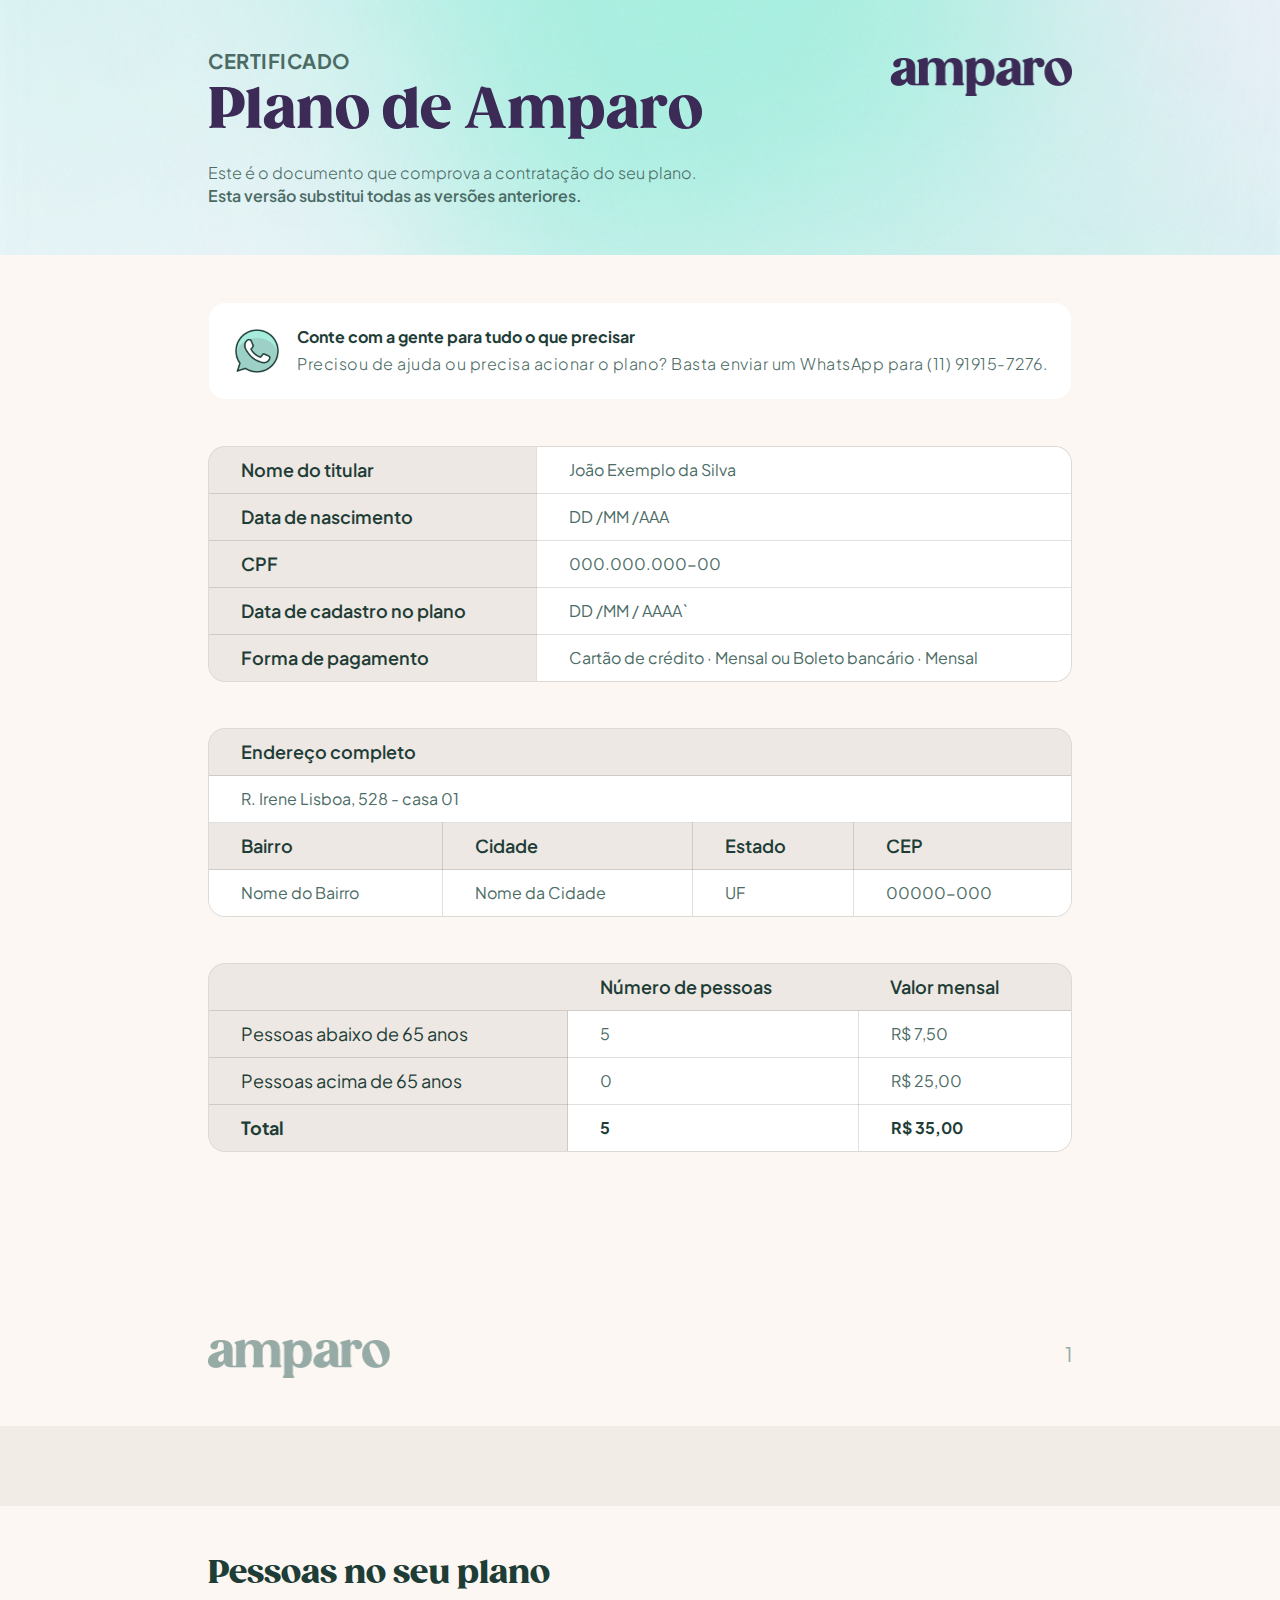
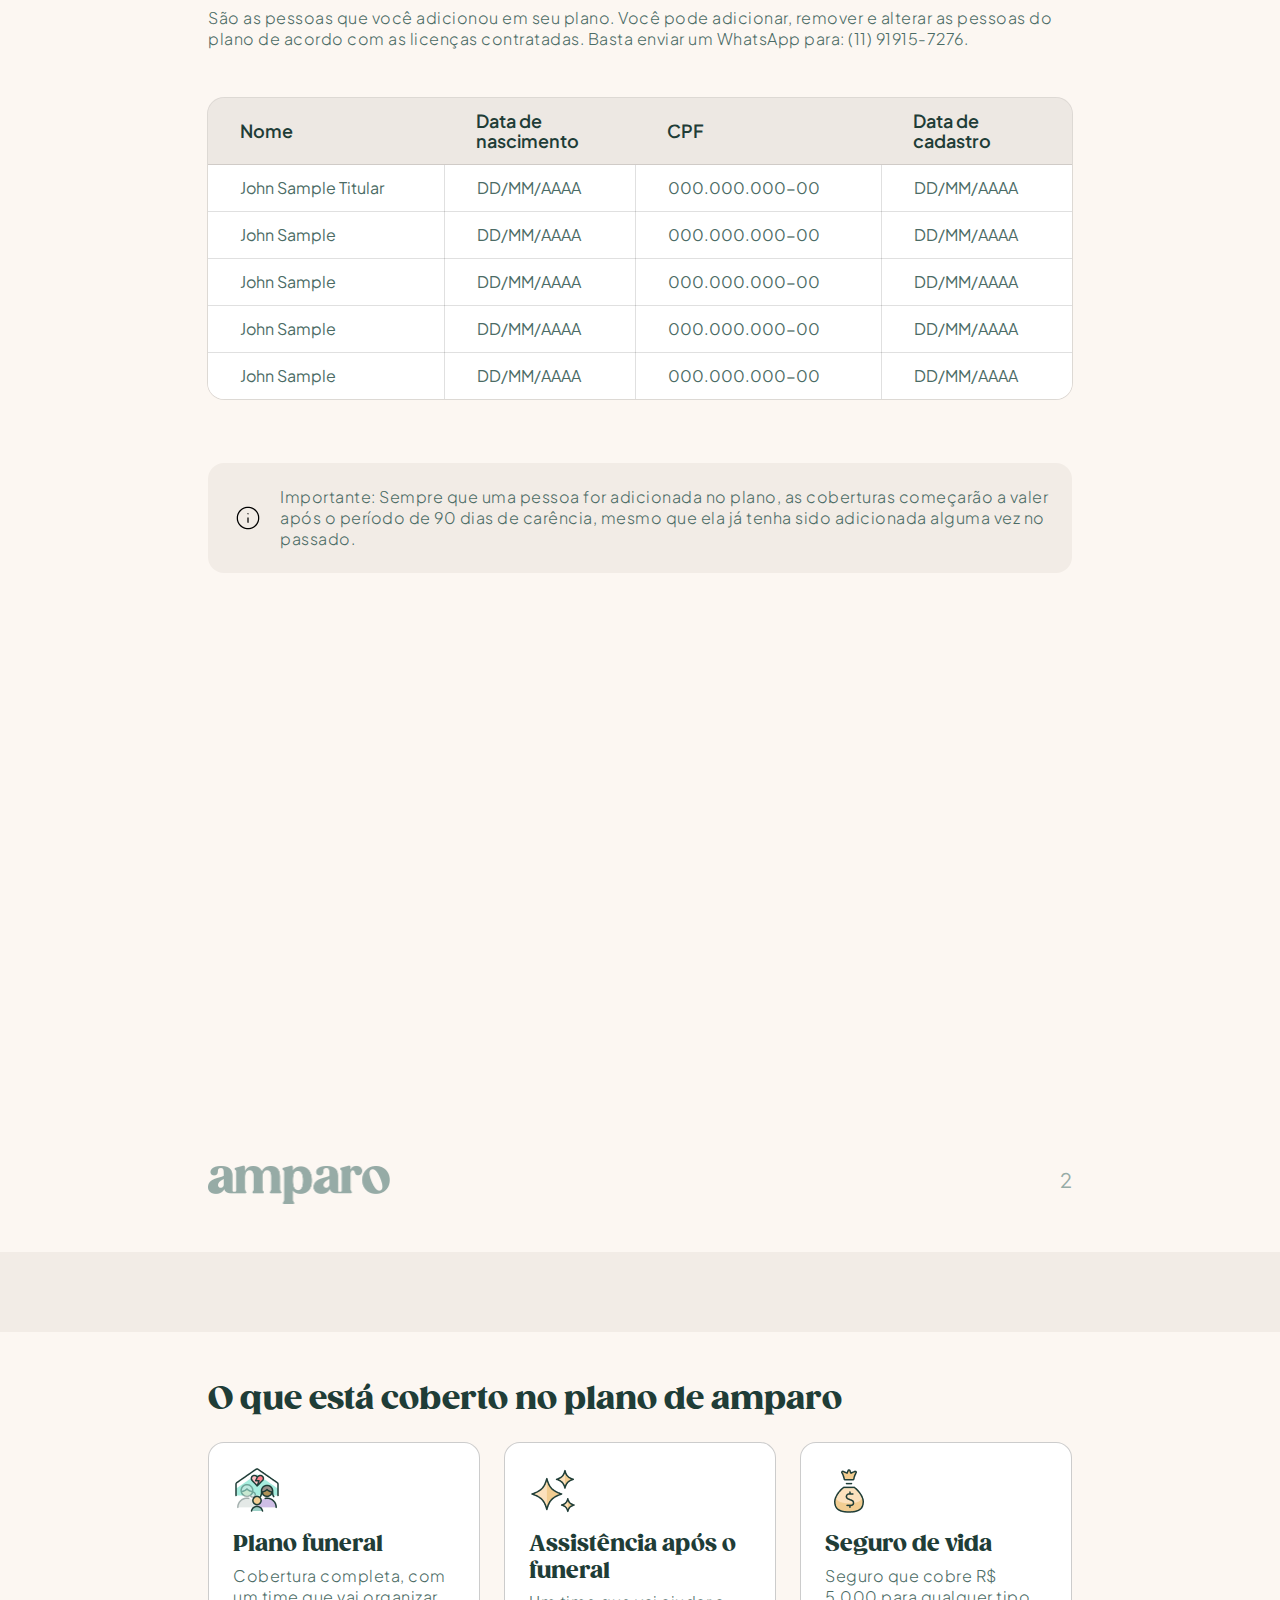
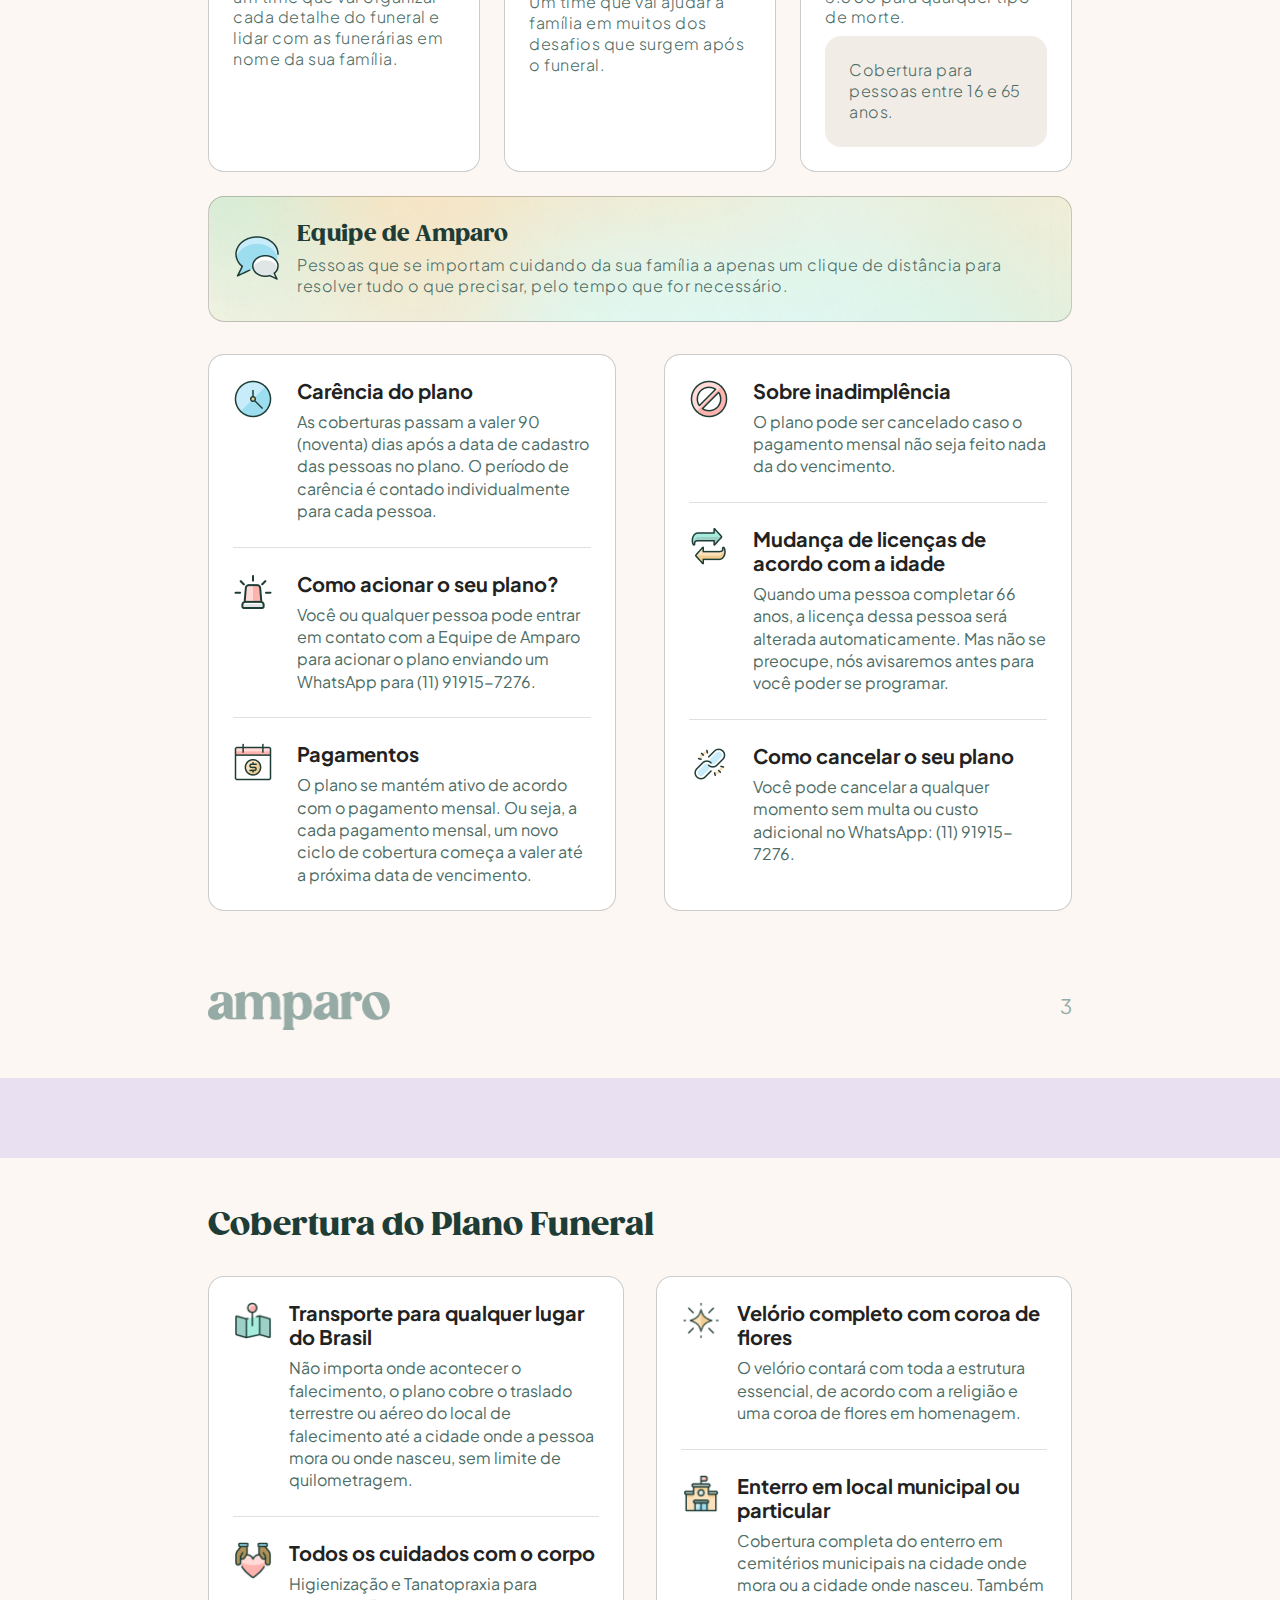
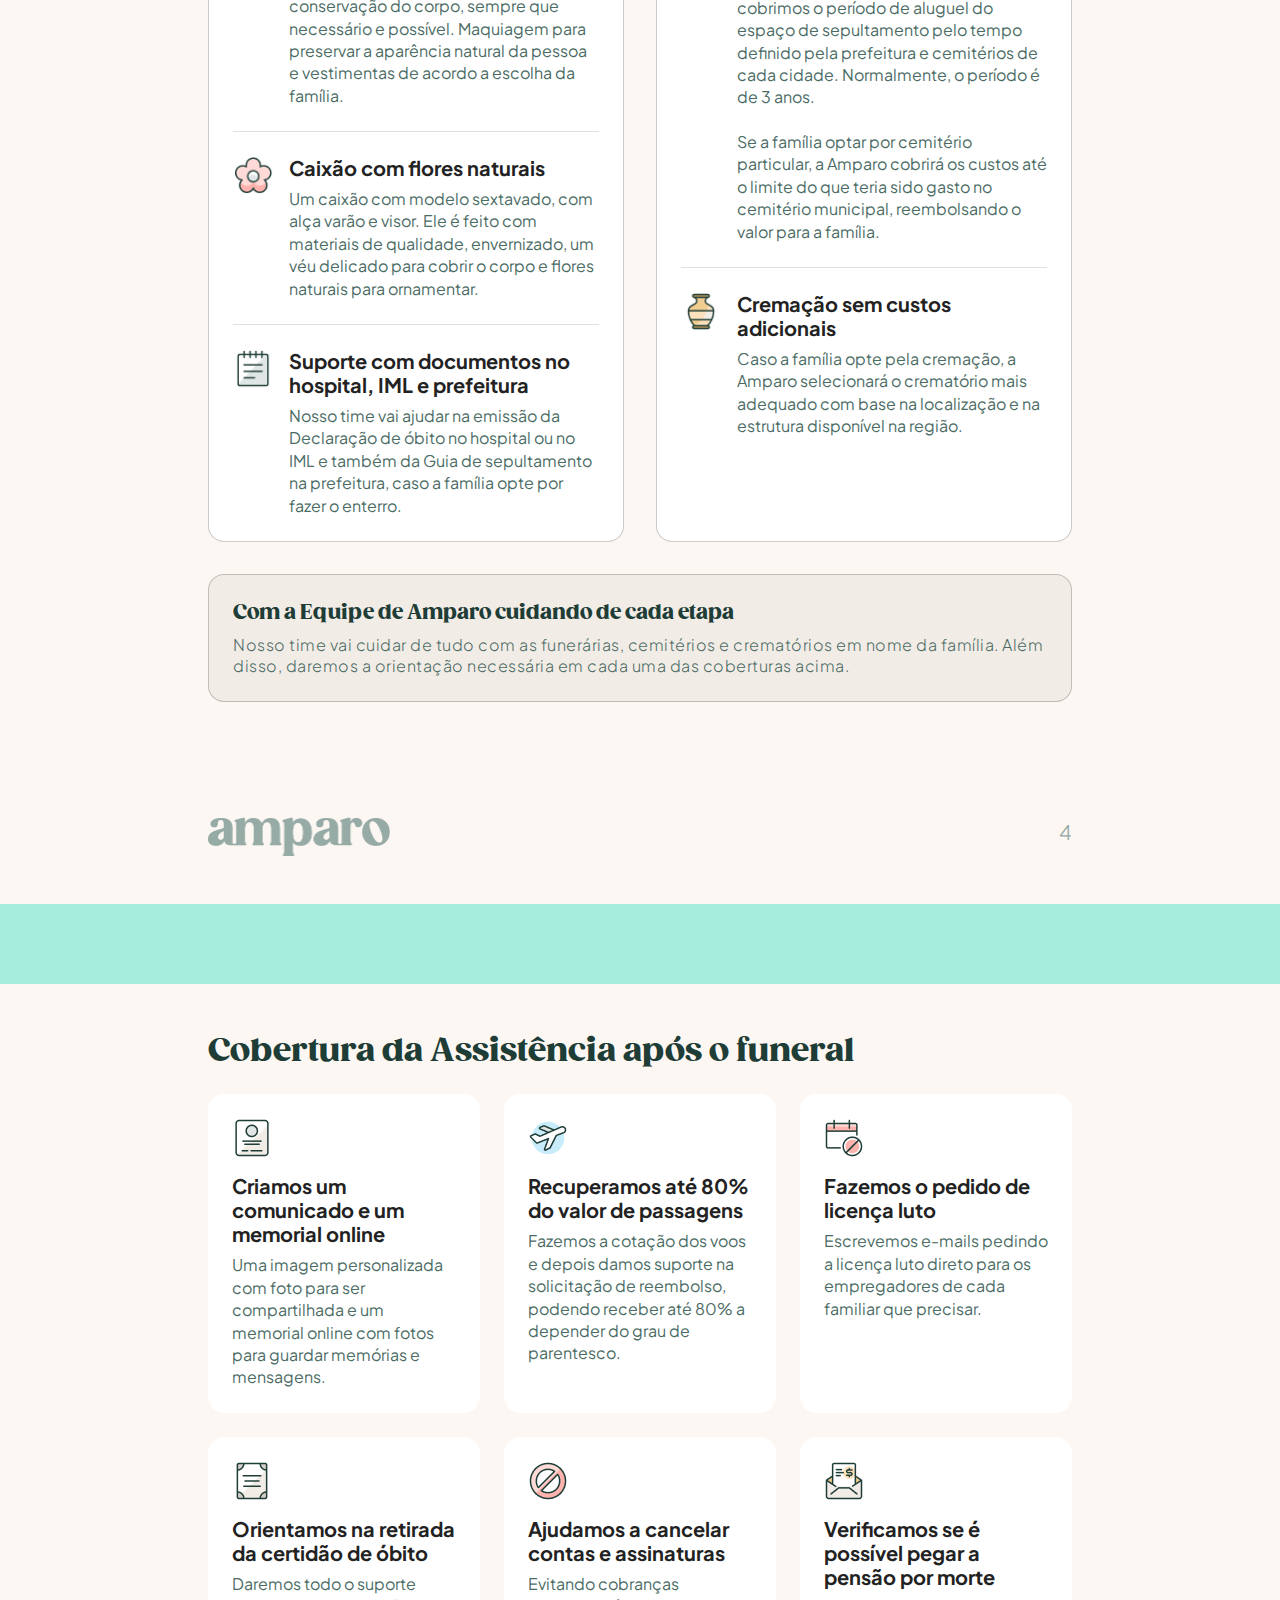
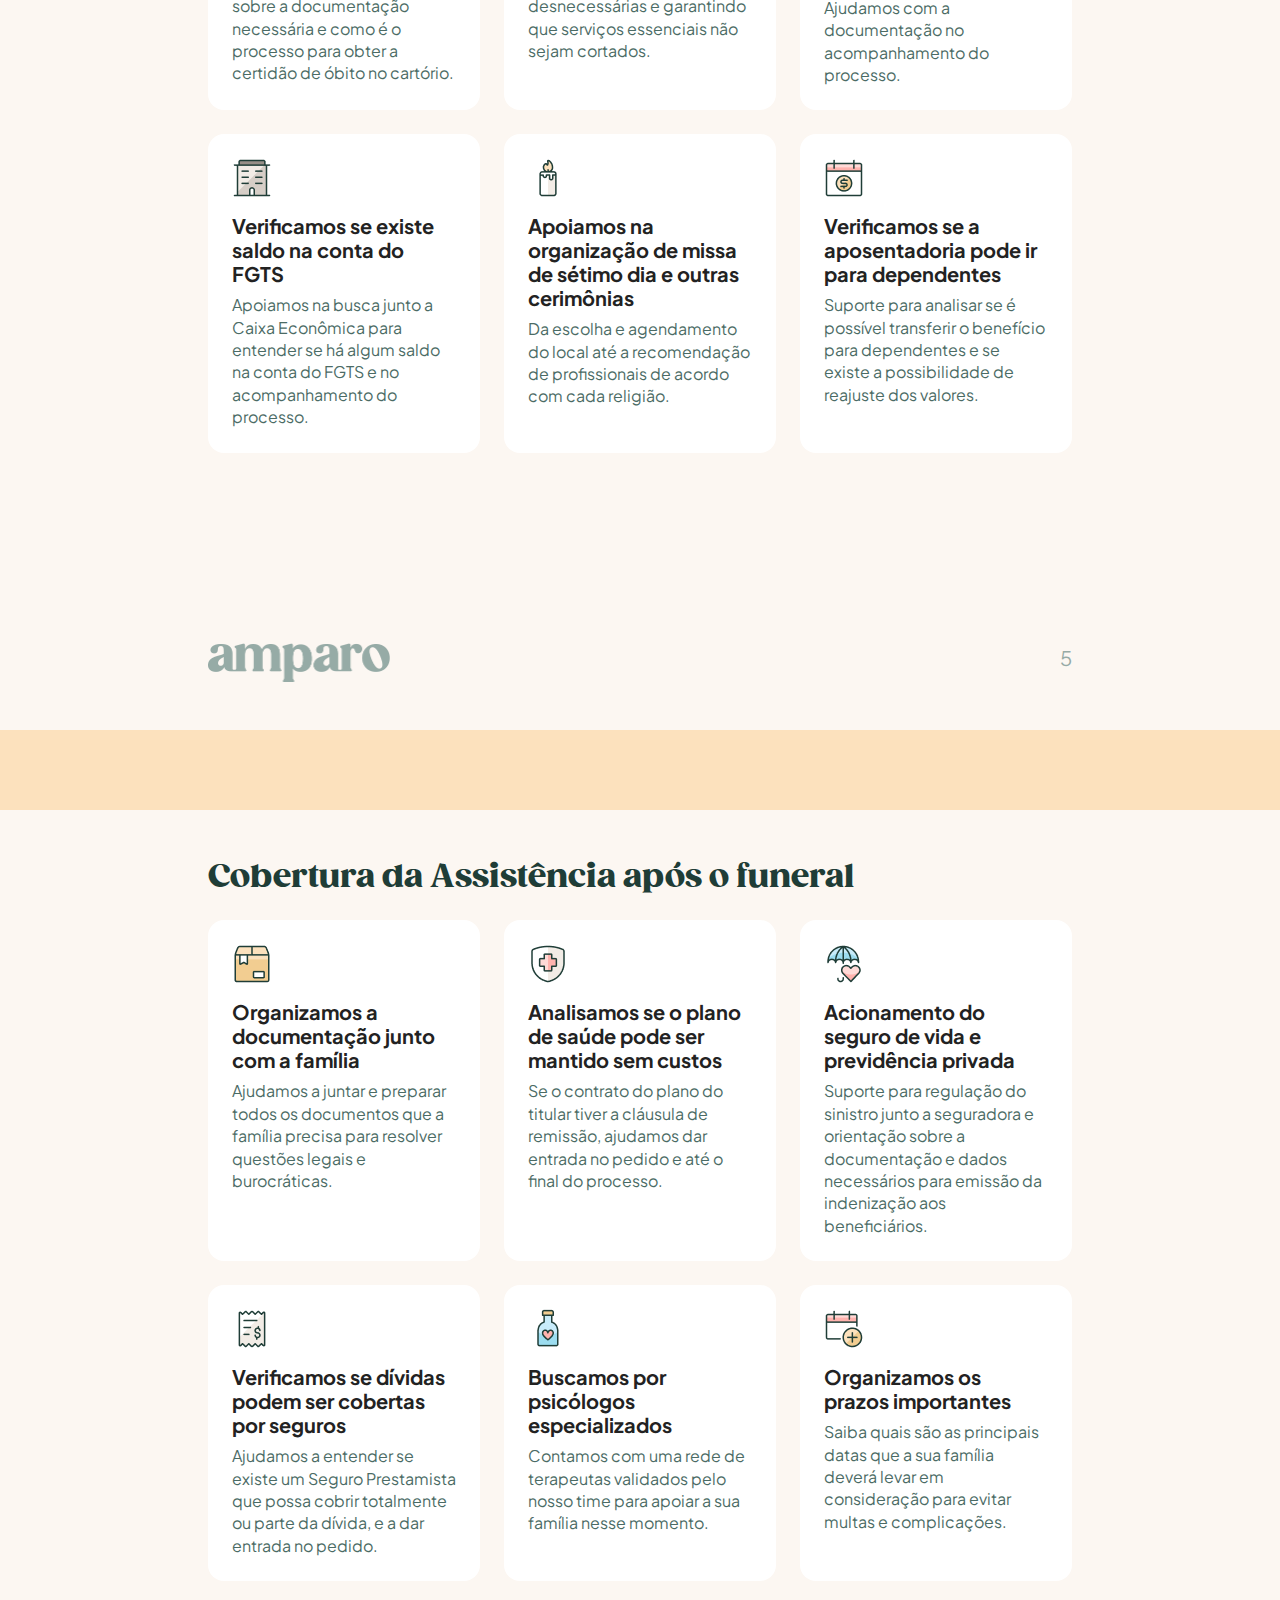
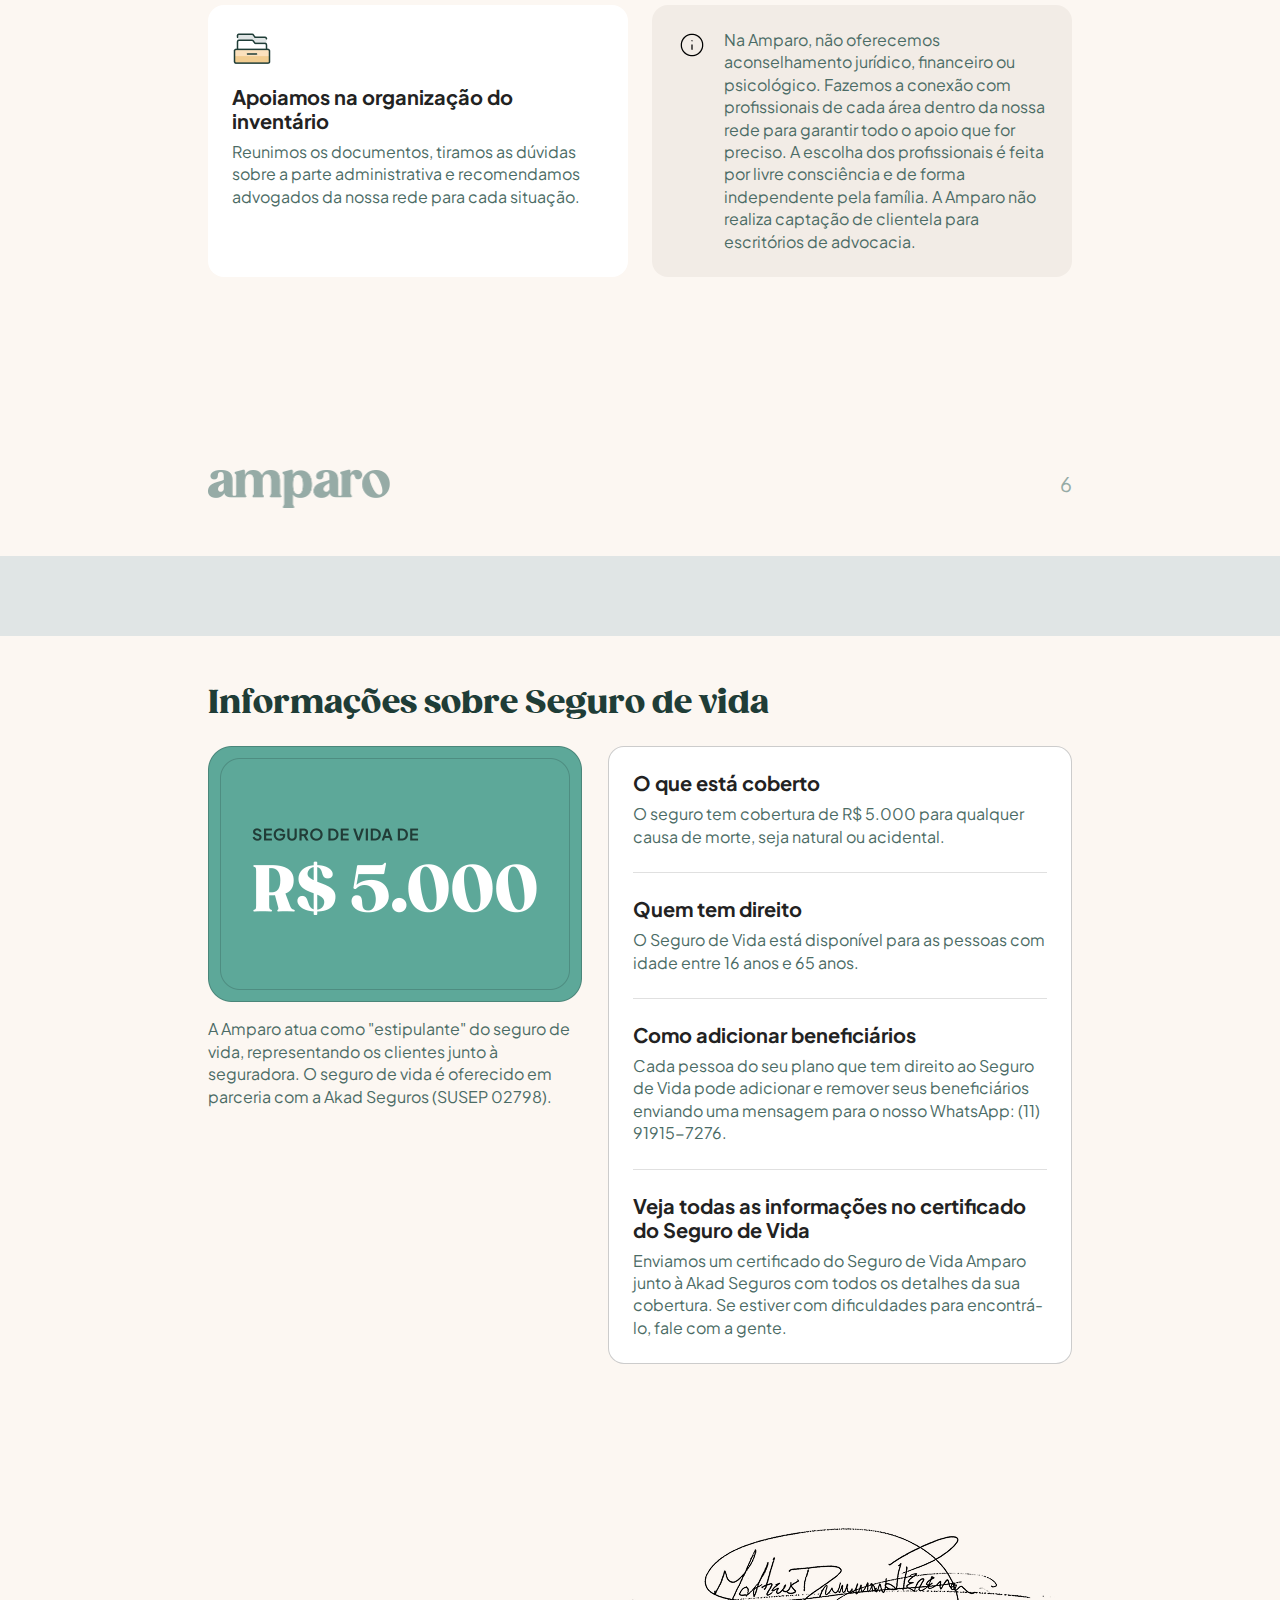
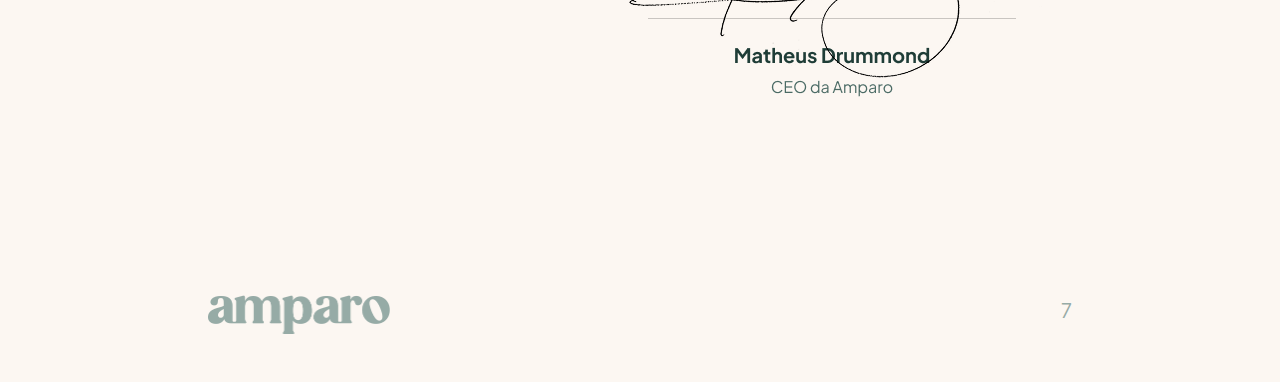
<file: index.html>
<!doctype html>
<html class="no-js" lang="pt-BR">

<head>
  <meta charset="utf-8">
  <meta name="viewport" content="width=device-width, initial-scale=1">
  <title>Certificado</title>

  <!-- Descrição e metadados para SEO -->
  <meta name="description" content="Lidando com a perda de um ente querido? Conte com a gente, passo a passo.">
  <meta name="url" content="https://amparo.com.vc">

  <!-- Open Graph Meta Tags -->
  <meta property="og:title" content="Certificado">
  <meta property="og:description" content="Lidando com a perda de um ente querido? Conte com a gente, passo a passo.">
  <meta property="og:type" content="website">
  <meta property="og:url" content="https://amparo.com.vc/">
  <meta property="og:image"
        content="https://instagram.fbel11-1.fna.fbcdn.net/v/t51.29350-15/454613986_1186511569287853_2823659302068312962_n.jpg?stp=dst-jpg_e15&efg=eyJ2ZW5jb2RlX3RhZyI6ImltYWdlX3VybGdlbi4xMDgweDEwODAuc2RyLmYyOTM1MC5kZWZhdWx0X2ltYWdlIn0&_nc_ht=instagram.fbel11-1.fna.fbcdn.net&_nc_cat=101&_nc_ohc=kW8c0cYmhd8Q7kNvgG6JUTW&_nc_gid=602e75cbdaf8427193689288639cd2b2&edm=AP4sbd4BAAAA&ccb=7-5&ig_cache_key=MzQzMDc3MjU1MTYyNDMwOTE2NQ%3D%3D.3-ccb7-5&oh=00_AYD84uNjjbJe9DdmjUHxdt3k-q89osEzWzBrGPfyY7N3WQ&oe=672F4A5C&_nc_sid=7a9f4b">
  <meta property="og:image:alt" content="Imagem representando Tatiana Figueiredo">

  <!-- Favicon e ícones -->
  <link rel="icon" href="/favicon.ico" sizes="any">
  <link rel="icon" href="/icon.svg" type="image/svg+xml">
  <link rel="apple-touch-icon" href="icon.png">

  <!-- Tema do navegador -->
  <meta name="theme-color" content="#fafafa">

  <!-- CSS principal -->
  <link rel="stylesheet" href="assets/css/style.css">
  <link rel="stylesheet" href="assets/css/site.css">
  <link rel="stylesheet" href="assets/css/table.css">
</head>

<body>

<div class="page">
  <header>
    <!-- Conteúdo principal do cabeçalho -->
    <div class="content">
      <div class="text">
        <span>Certificado</span>
        <h1>Plano de Amparo</h1>
        <p>
          Este é o documento que comprova a contratação do seu plano. <br/>
          <b>Esta versão substitui todas as versões anteriores.</b>
        </p>
      </div>

      <!-- Logotipo da página -->
      <div class="logo">
        <img src="assets/img/png/amparo-logo.png" alt="Logotipo Amparo">
      </div>
    </div>

  </header>
  <div class="wrap">
    <section>
      <div class="card white">
        <img width="48" src="assets/img/png/whatsapp-logo.png" alt="Ícone de WhatsApp">
        <div class="text">
          <h2>Conte com a gente para tudo o que precisar</h2>
          <p>Precisou de ajuda ou precisa acionar o plano? Basta enviar um WhatsApp para (11) 91915-7276.</p>
        </div>
      </div>
    </section>

    <table>
      <tbody>
      <tr>
        <td class="title">
          Nome do titular
        </td>
        <td>
          João Exemplo da Silva
        </td>
      </tr>
      <tr>
        <td class="title">
          Data de nascimento
        </td>
        <td>
          DD /MM /AAA
        </td>
      </tr>
      <tr>
        <td class="title">
          CPF
        </td>
        <td>
          000.000.000-00
        </td>
      </tr>
      <tr>
        <td class="title">
          Data de cadastro no plano
        </td>
        <td>
          DD /MM / AAAA`
        </td>
      </tr>
      <tr>
        <td class="title">
          Forma de pagamento
        </td>
        <td>
          Cartão de crédito · Mensal
          ou Boleto bancário · Mensal
        </td>
      </tr>
      </tbody>
    </table>

    <table>
      <thead>
      <tr>
        <th colspan="4">
          Endereço completo
        </th>
      </tr>
      </thead>
      <tbody>
      <tr>
        <td colspan="4">
          R. Irene Lisboa, 528 - casa 01
        </td>
      </tr>
      <tr>
        <td class="title">
          Bairro
        </td>
        <td class="title">
          Cidade
        </td>
        <td class="title">
          Estado
        </td>
        <td class="title">
          CEP
        </td>
      </tr>
      <tr>
        <td>
          Nome do Bairro
        </td>
        <td>
          Nome da Cidade
        </td>
        <td>
          UF
        </td>
        <td>
          00000-000
        </td>
      </tr>
      </tbody>
    </table>

    <table>
      <thead>
      <tr>
        <th rowspan="2" class="title"></th>
        <th class="title">Número de pessoas</th>
        <th class="title">Valor mensal</th>
      </tr>
      </thead>
      <tbody>
      <tr>
        <td class="label">Pessoas abaixo de 65 anos</td>
        <td>5</td>
        <td>R$ 7,50</td>
      </tr>
      <tr>
        <td class="label">Pessoas acima de 65 anos</td>
        <td>0</td>
        <td>R$ 25,00</td>
      </tr>
      <tr>
        <td class="label"><b>Total</b></td>
        <td><b>5</b></td>
        <td><b>R$ 35,00</b></td>
      </tr>
      </tbody>
    </table>
  </div>

  <footer>
    <div class="wrap">
      <img width="182" src="assets/img/png/amparo-logo-green-color.png" alt="Logotipo Amparo">
      <span>1</span>
    </div>
  </footer>
</div>

<div class="page">
  <div class="space"></div>
  <div class="wrap">
    <section class="text">
      <h1>Pessoas no seu plano</h1>
      <p>
        São as pessoas que você adicionou em seu plano. Você pode adicionar, remover e alterar as pessoas do plano de
        acordo com as licenças contratadas. Basta enviar um WhatsApp para: (11) 91915-7276.
      </p>
    </section>

    <table>
      <thead>
      <tr>
        <th>
          Nome
        </th>
        <th>
          Data de <br/>nascimento
        </th>
        <th>
          CPF
        </th>
        <th>
          Data de<br/> cadastro
        </th>
      </tr>
      </thead>
      <tbody>
      <tr>
        <td>
          John Sample Titular
        </td>
        <td>
          DD/MM/AAAA
        </td>
        <td>
          000.000.000-00
        </td>
        <td>
          DD/MM/AAAA
        </td>
      </tr>
      <tr>
        <td>
          John Sample
        </td>
        <td>
          DD/MM/AAAA
        </td>
        <td>
          000.000.000-00
        </td>
        <td>
          DD/MM/AAAA
        </td>
      </tr>
      <tr>
        <td>
          John Sample
        </td>
        <td>
          DD/MM/AAAA
        </td>
        <td>
          000.000.000-00
        </td>
        <td>
          DD/MM/AAAA
        </td>
      </tr>
      <tr>
        <td>
          John Sample
        </td>
        <td>
          DD/MM/AAAA
        </td>
        <td>
          000.000.000-00
        </td>
        <td>
          DD/MM/AAAA
        </td>
      </tr>
      <tr>
        <td>
          John Sample
        </td>
        <td>
          DD/MM/AAAA
        </td>
        <td>
          000.000.000-00
        </td>
        <td>
          DD/MM/AAAA
        </td>
      </tr>
      </tbody>
    </table>

    <div class="card margin-top-16">
      <img width="32" src="assets/img/png/info-circle.png" alt="Ícone de Informação">
      <div class="text">
        <p>Importante: Sempre que uma pessoa for adicionada no plano, as coberturas começarão a valer após o período de 90 dias de carência, mesmo que ela já tenha sido adicionada alguma vez no passado.</p>
      </div>
    </div>
  </div>
  <footer>
    <div class="wrap">
      <img width="182" src="assets/img/png/amparo-logo-green-color.png" alt="Logotipo Amparo">
      <span>2</span>
    </div>
  </footer>
</div>

<div class="page">
  <div class="space"></div>
  <div class="wrap gap-32 padding-bottom-0">
    <section class="text">
      <h2>O que está coberto no plano de amparo</h2>

      <div class="margin-top-8 flex-row-gap-24">
        <div class="card outline white column">
          <img width="48" src="assets/img/png/bereaved-family.png" alt="">
          <div class="text">
            <h2 class="large">Plano funeral</h2>
            <p>
              Cobertura completa, com um time que vai organizar cada detalhe do funeral e lidar com as funerárias em nome
              da sua família.
            </p>
          </div>
        </div>

        <div class="card outline white column ">
          <img width="48" src="assets/img/png/stars-sparkle.png" alt="">
          <div class="text">
            <h2 class="large">Assistência após o funeral</h2>
            <p>
              Um time que vai ajudar a família em muitos dos desafios que surgem após o funeral.
            </p>
          </div>
        </div>

        <div class="card outline white column">
          <img width="48" src="assets/img/png/money-bag-dollar.png" alt="">
          <div class="text">
            <h2 class="large">Seguro de vida</h2>
            <p>
              Seguro que cobre R$ 5.000 para qualquer tipo de morte.
            </p>
            <div class="card">
              <p>Cobertura para pessoas entre 16 e 65 anos.</p>
            </div>
          </div>
        </div>

      </div>

      <div class="card gradient outline margin-top-8">
        <img width="48" src="assets/img/png/conversation-text.png" alt="">
        <div class="text">
          <h2 class="large">Equipe de Amparo</h2>
          <p>
            Pessoas que se importam cuidando da sua família a apenas um clique de distância
            para resolver tudo o que precisar, pelo tempo que for necessário.
          </p>
        </div>
      </div>

    </section>

    <div class="flex-row-gap-48">
      <div class="card gap-24 column white outline">
        <div class="item flex-row-gap-24">
          <div class="img-40">
            <img width="40" src="assets/img/png/time-clock-circle.png" alt="">
          </div>
          <div class="item-text">
            <h2>Carência do plano</h2>
            <p>
              As coberturas passam a valer 90 (noventa) dias após a data de cadastro das pessoas no plano.
              O período de carência é contado individualmente para cada pessoa.
            </p>
          </div>
        </div>
        <div class="spacer-line"></div>
        <div class="item flex-row-gap-24">
          <div class="img-40">
            <img width="40" src="assets/img/png/police-rotating-light.png" alt="">
          </div>
          <div class="item-text">
            <h2>Como acionar o seu plano?</h2>
            <p>
              Você ou qualquer pessoa pode entrar em contato com a Equipe de
              Amparo para acionar o plano enviando um WhatsApp para (11) 91915-7276.
            </p>
          </div>
        </div>
        <div class="spacer-line"></div>
        <div class="item flex-row-gap-24">
          <div class="img-40">
            <img width="40" src="assets/img/png/calendar-cash.png" alt="">
          </div>
          <div class="item-text">
            <h2>Pagamentos</h2>
            <p>
              O plano se mantém ativo de acordo com o pagamento mensal.
              Ou seja, a cada pagamento mensal, um novo ciclo de cobertura começa a valer até a
              próxima data de vencimento.
            </p>
          </div>
        </div>
      </div>

      <div class="card gap-24 column white outline">
        <div class="item flex-row-gap-24">
          <div class="img-40">
            <img width="40" src="assets/img/png/delete.png" alt="">
          </div>
          <div class="item-text">
            <h2>Sobre inadimplência</h2>
            <p>
              O plano pode ser cancelado caso o pagamento mensal não seja feito nada da do vencimento.
            </p>
          </div>
        </div>
        <div class="spacer-line"></div>
        <div class="item flex-row-gap-24">
          <div class="img-40">
            <img width="40" src="assets/img/png/Marketing-Only-data-transfer.png" alt="">
          </div>
          <div class="item-text">
            <h2>Mudança de licenças de acordo com a idade</h2>
            <p>
              Quando uma pessoa completar 66 anos, a licença dessa pessoa será alterada automaticamente.
              Mas não se preocupe, nós avisaremos antes para você poder se programar.
            </p>
          </div>
        </div>
        <div class="spacer-line"></div>
        <div class="item flex-row-gap-24">
          <div class="img-40">
            <img width="40" src="assets/img/png/Marketing-Only-link-broken.png" alt="">
          </div>
          <div class="item-text">
            <h2>Como cancelar o seu plano</h2>
            <p>
              Você pode cancelar a qualquer momento sem multa ou custo adicional no WhatsApp: (11) 91915-7276.
            </p>
          </div>
        </div>
      </div>
    </div>
  </div>
  <footer>
    <div class="wrap">
      <img width="182" src="assets/img/png/amparo-logo-green-color.png" alt="Logotipo Amparo">
      <span>3</span>
    </div>
  </footer>
</div>

<div class="page">
  <div class="space purple"></div>
  <div class="wrap gap-32 padding-bottom-0">
    <section class="text">
      <h2>Cobertura do Plano Funeral</h2>
    </section>

    <div class="flex-row-gap-32">
      <div class="card gap-24 column white outline">
        <div class="item flex-row-gap-16">
          <div class="img-40">
            <img width="40" src="assets/img/png/Marketing-Only-maps-pin.png" alt="">
          </div>
          <div class="item-text">
            <h2>Transporte para qualquer lugar do Brasil</h2>
            <p>
              Não importa onde acontecer o falecimento, o plano cobre o traslado terrestre
              ou aéreo do local de falecimento até a cidade onde a pessoa mora ou onde nasceu, sem limite de
              quilometragem.
            </p>
          </div>
        </div>
        <div class="spacer-line"></div>
        <div class="item flex-row-gap-16">
          <div class="img-40">
            <img width="40" src="assets/img/png/love-heart-hands-hold.png" alt="">
          </div>
          <div class="item-text">
            <h2>Todos os cuidados com o corpo</h2>
            <p>
              Higienização e Tanatopraxia para conservação do corpo, sempre que necessário e possível.
              Maquiagem para preservar a aparência natural da pessoa e vestimentas de acordo a escolha da família.
            </p>
          </div>
        </div>
        <div class="spacer-line"></div>
        <div class="item flex-row-gap-16">
          <div class="img-40">
            <img width="40" src="assets/img/png/flower.png" alt="">
          </div>
          <div class="item-text">
            <h2>Caixão com flores naturais</h2>
            <p>
              Um caixão com modelo sextavado, com alça varão e visor. Ele é feito com materiais de qualidade,
              envernizado, um véu delicado para cobrir o corpo e flores naturais para ornamentar.
            </p>
          </div>
        </div>
        <div class="spacer-line"></div>
        <div class="item flex-row-gap-16">
          <div class="img-40">
            <img width="40" src="assets/img/png/notes-book-text.png" alt="">
          </div>
          <div class="item-text">
            <h2>Suporte com documentos no hospital, IML e prefeitura</h2>
            <p>
              Nosso time vai ajudar na emissão da Declaração de óbito no hospital ou no IML e
              também da Guia de sepultamento na prefeitura, caso a família opte por fazer o enterro.
            </p>
          </div>
        </div>
      </div>

      <div class="card gap-24 column white outline">
        <div class="item flex-row-gap-16">
          <div class="img-40">
            <img width="40" src="assets/img/png/star-shine.png" alt="">
          </div>
          <div class="item-text">
            <h2>Velório completo com coroa de flores</h2>
            <p>
              O velório contará com toda a estrutura essencial, de acordo com a religião e uma coroa de flores em
              homenagem.
            </p>
          </div>
        </div>
        <div class="spacer-line"></div>
        <div class="item flex-row-gap-16">
          <div class="img-40">
            <img width="40" src="assets/img/png/shop.png" alt="">
          </div>
          <div class="item-text">
            <h2>Enterro em local municipal ou particular</h2>
            <p>
              Cobertura completa do enterro em cemitérios municipais na cidade onde mora ou a cidade onde nasceu.
              Também cobrimos o período de aluguel do espaço de sepultamento pelo tempo definido pela prefeitura e
              cemitérios de cada cidade. Normalmente,
              o período é de 3 anos. <br/><br/>
              Se a família optar por cemitério particular,
              a Amparo cobrirá os custos até o limite do que teria sido gasto no cemitério municipal,
              reembolsando o valor para a família.
            </p>
          </div>
        </div>
        <div class="spacer-line"></div>
        <div class="item flex-row-gap-16">
          <div class="img-40">
            <img width="40" src="assets/img/png/history-urn.png" alt="">
          </div>
          <div class="item-text">
            <h2>Cremação sem custos adicionais</h2>
            <p>
              Caso a família opte pela cremação, a Amparo selecionará o
              crematório mais adequado com base na localização e na estrutura disponível na região.
            </p>
          </div>
        </div>
      </div>
    </div>

    <div class="card outline dark">
      <div class="text">
        <h2 class="medium">Com a Equipe de Amparo cuidando de cada etapa</h2>
        <p>
          Nosso time vai cuidar de tudo com as funerárias, cemitérios e crematórios em nome da família.
          Além disso, daremos a orientação necessária em cada uma das coberturas acima.
        </p>
      </div>
    </div>
  </div>

  <footer>
    <div class="wrap">
      <img width="182" src="assets/img/png/amparo-logo-green-color.png" alt="Logotipo Amparo">
      <span>4</span>
    </div>
  </footer>

</div>

<div class="page">
  <div class="space green"></div>
  <div class="wrap gap-24 padding-bottom-0">
    <section class="text">
      <h2>Cobertura da Assistência após o funeral </h2>
    </section>

    <div class="flex-row-gap-24">
      <div class="card gap-24 column white">
        <div class="item flex-column-gap-16">
          <div class="img-40">
            <img width="40" src="assets/img/png/invitation.png" alt="">
          </div>
          <div class="item-text">
            <h2>Criamos um comunicado e um memorial online</h2>
            <p>
              Uma imagem personalizada com foto para ser compartilhada e um memorial online com fotos para guardar
              memórias e mensagens.
            </p>
          </div>
        </div>
      </div>

      <div class="card gap-24 column white">
        <div class="item flex-column-gap-16">
          <div class="img-40">
            <img width="40" src="assets/img/png/plane-trip.png" alt="">
          </div>
          <div class="item-text">
            <h2>Recuperamos até 80% do valor de passagens</h2>
            <p>
              Fazemos a cotação dos voos e depois damos suporte na solicitação de reembolso, podendo receber até 80% a
              depender do grau de parentesco.
            </p>
          </div>
        </div>
      </div>

      <div class="card gap-24 column white">
        <div class="item flex-column-gap-16">
          <div class="img-40">
            <img width="40" src="assets/img/png/Marketing-Only-calendar-block.png" alt="">
          </div>
          <div class="item-text">
            <h2>Fazemos o pedido de licença luto</h2>
            <p>
              Escrevemos e-mails pedindo a licença luto direto para os empregadores de cada familiar que precisar.
            </p>
          </div>
        </div>
      </div>
    </div>

    <div class="flex-row-gap-24">
      <div class="card gap-24 column white">
        <div class="item flex-column-gap-16">
          <div class="img-40">
            <img width="40" src="assets/img/png/certificate.png" alt="">
          </div>
          <div class="item-text">
            <h2>
              Orientamos na retirada da certidão de óbito
            </h2>
            <p>
              Daremos todo o suporte sobre a documentação necessária e como é o processo para obter a certidão de óbito no
              cartório.
            </p>
          </div>
        </div>
      </div>
      <div class="card gap-24 column white">
        <div class="item flex-column-gap-16">
          <div class="img-40">
            <img width="40" src="assets/img/png/delete.png" alt="">
          </div>
          <div class="item-text">
            <h2>
              Ajudamos a cancelar contas e assinaturas
            </h2>
            <p>
              Evitando cobranças desnecessárias e garantindo que serviços essenciais não sejam cortados.
            </p>
          </div>
        </div>
      </div>
      <div class="card gap-24 column white">
        <div class="item flex-column-gap-16">
          <div class="img-40">
            <img width="40" src="assets/img/png/accounting-invoice-mail.png" alt="">
          </div>
          <div class="item-text">
            <h2>
              Verificamos se é possível pegar a pensão por morte
            </h2>
            <p>
              Ajudamos com a documentação no acompanhamento do processo.
            </p>
          </div>
        </div>
      </div>
    </div>

    <div class="flex-row-gap-24">
      <div class="card gap-24 column white">
        <div class="item flex-column-gap-16">
          <div class="img-40">
            <img width="40" src="assets/img/png/building.png" alt="">
          </div>
          <div class="item-text">
            <h2>
              Verificamos se existe saldo na conta do FGTS
            </h2>
            <p>
              Apoiamos na busca junto a Caixa Econômica para entender se há algum saldo na conta do FGTS e no
              acompanhamento do processo.
            </p>
          </div>
        </div>
      </div>
      <div class="card gap-24 column white">
        <div class="item flex-column-gap-16">
          <div class="img-40">
            <img width="40" src="assets/img/png/candle.png" alt="">
          </div>
          <div class="item-text">
            <h2>
              Apoiamos na organização de missa de sétimo dia e outras cerimônias
            </h2>
            <p>
              Da escolha e agendamento do local até a recomendação de profissionais de acordo com cada religião.
            </p>
          </div>
        </div>
      </div>
      <div class="card gap-24 column white">
        <div class="item flex-column-gap-16">
          <div class="img-40">
            <img width="40" src="assets/img/png/calendar-cash.png" alt="">
          </div>
          <div class="item-text">
            <h2>
              Verificamos se a aposentadoria pode ir para dependentes
            </h2>
            <p>
              Suporte para analisar se é possível transferir o benefício para dependentes e se existe a possibilidade de
              reajuste dos valores.
            </p>
          </div>
        </div>
      </div>
    </div>
  </div>

  <footer>
    <div class="wrap">
      <img width="182" src="assets/img/png/amparo-logo-green-color.png" alt="Logotipo Amparo">
      <span>5</span>
    </div>
  </footer>

</div>

<div class="page">
  <div class="space orange"></div>
  <div class="wrap gap-24 padding-bottom-0">
    <section class="text">
      <h2>Cobertura da Assistência após o funeral </h2>
    </section>

    <div class="flex-row-gap-24">
      <div class="card gap-24 column white">
        <div class="item flex-column-gap-16">
          <div class="img-40">
            <img width="40" src="assets/img/png/thick-box.png" alt="">
          </div>
          <div class="item-text">
            <h2>Organizamos a documentação junto com a família</h2>
            <p>
              Ajudamos a juntar e preparar todos os documentos que a família precisa para resolver questões legais e
              burocráticas.
            </p>
          </div>
        </div>
      </div>

      <div class="card gap-24 column white">
        <div class="item flex-column-gap-16">
          <div class="img-40">
            <img width="40" src="assets/img/png/hospital-shield.png" alt="">
          </div>
          <div class="item-text">
            <h2>Analisamos se o plano de saúde pode ser mantido sem custos</h2>
            <p>
              Se o contrato do plano do titular tiver a cláusula de remissão, ajudamos dar entrada no pedido e até o final
              do processo.
            </p>
          </div>
        </div>
      </div>

      <div class="card gap-24 column white">
        <div class="item flex-column-gap-16">
          <div class="img-40">
            <img width="40" src="assets/img/png/insurance-umbrella-heart.png" alt="">
          </div>
          <div class="item-text">
            <h2>Acionamento do seguro de vida e previdência privada</h2>
            <p>
              Suporte para regulação do sinistro junto a seguradora e orientação sobre a documentação e dados necessários
              para emissão da indenização aos beneficiários.
            </p>
          </div>
        </div>
      </div>
    </div>

    <div class="flex-row-gap-24">
      <div class="card gap-24 column white">
        <div class="item flex-column-gap-16">
          <div class="img-40">
            <img width="40" src="assets/img/png/receipt-dollar.png" alt="">
          </div>
          <div class="item-text">
            <h2>
              Verificamos se dívidas podem ser cobertas por seguros
            </h2>
            <p>
              Ajudamos a entender se existe um Seguro Prestamista que possa cobrir totalmente ou parte da dívida, e a dar
              entrada no pedido.
            </p>
          </div>
        </div>
      </div>
      <div class="card gap-24 column white">
        <div class="item flex-column-gap-16">
          <div class="img-40">
            <img width="40" src="assets/img/png/soft-drinks-bottle-heart.png" alt="">
          </div>
          <div class="item-text">
            <h2>
              Buscamos por psicólogos especializados
            </h2>
            <p>
              Contamos com uma rede de terapeutas validados pelo nosso time para apoiar a sua família nesse momento.
            </p>
          </div>
        </div>
      </div>
      <div class="card gap-24 column white">
        <div class="item flex-column-gap-16">
          <div class="img-40">
            <img width="40" src="assets/img/png/calendar-add.png" alt="">
          </div>
          <div class="item-text">
            <h2>
              Organizamos os prazos importantes
            </h2>
            <p>
              Saiba quais são as principais datas que a sua família deverá levar em consideração para evitar multas e
              complicações.
            </p>
          </div>
        </div>
      </div>
    </div>

    <div class="flex-row-gap-24">
      <div class="card gap-24 column white">
        <div class="item flex-column-gap-16">
          <div class="img-40">
            <img width="40" src="assets/img/png/office-drawer.png" alt="">
          </div>
          <div class="item-text">
            <h2>
              Apoiamos na organização do inventário
            </h2>
            <p>
              Reunimos os documentos, tiramos as dúvidas sobre a parte administrativa e recomendamos advogados da nossa
              rede para cada situação.
            </p>
          </div>
        </div>
      </div>
      <div class="card gap-24 column dark">
        <div class="item flex-row-gap-16">
          <div class="img-40">
            <img width="32" src="assets/img/png/info-circle.png" alt="Ícone de Informação">
          </div>
          <div class="item-text">
            <p>
              Na Amparo, não oferecemos aconselhamento jurídico, financeiro ou psicológico. Fazemos a conexão com
              profissionais de cada área dentro da nossa rede para garantir todo o apoio que for preciso. A escolha dos
              profissionais é feita por livre consciência e de forma independente pela família. A Amparo não realiza
              captação de clientela para escritórios de advocacia.
            </p>
          </div>
        </div>
      </div>
    </div>
  </div>

  <footer>
    <div class="wrap">
      <img width="182" src="assets/img/png/amparo-logo-green-color.png" alt="Logotipo Amparo">
      <span>6</span>
    </div>
  </footer>

</div>

<div class="page">
  <div class="space blue"></div>
  <div class="wrap gap-24">
    <section class="text">
      <h2>Informações sobre Seguro de vida</h2>
    </section>

    <div class="flex-row-gap-24">

      <div class="item  max-376 flex-column-gap-16">
        <img width="374" src="assets/img/png/card-seguro-frente.png" alt="">
        <div class="item-text">
          <p class="green-color-medium">
            A Amparo atua como "estipulante" do seguro de vida, representando os clientes junto à seguradora. O seguro de
            vida é oferecido em parceria com a Akad Seguros (SUSEP 02798).
          </p>
        </div>
      </div>


      <div class="card gap-24 column white outline">
        <div class="item flex-row-gap-16">
          <div class="item-text">
            <h2>O que está coberto</h2>
            <p>
              O seguro tem cobertura de R$ 5.000 para qualquer causa de morte, seja natural ou acidental.
            </p>
          </div>
        </div>
        <div class="spacer-line"></div>
        <div class="item flex-row-gap-16">
          <div class="item-text">
            <h2>Quem tem direito</h2>
            <p>
              O Seguro de Vida está disponível para as pessoas com idade entre 16 anos e 65 anos.
            </p>
          </div>
        </div>
        <div class="spacer-line"></div>
        <div class="item flex-row-gap-16">
          <div class="item-text">
            <h2>Como adicionar beneficiários</h2>
            <p>
              Cada pessoa do seu plano que tem direito ao Seguro de Vida pode adicionar e remover seus beneficiários
              enviando uma mensagem para o nosso WhatsApp: (11) 91915-7276.
            </p>
          </div>
        </div>
        <div class="spacer-line"></div>
        <div class="item flex-row-gap-16">
          <div class="item-text">
            <h2>Veja todas as informações no certificado do Seguro de Vida</h2>
            <p>
              Enviamos um certificado do Seguro de Vida Amparo junto à Akad Seguros com todos os detalhes da sua
              cobertura. Se estiver com dificuldades para encontrá-lo, fale com a gente.
            </p>
          </div>
        </div>
      </div>
    </div>

    <div class="sign">
      <img src="assets/img/png/ass-mahteus.png" alt="">
    </div>
  </div>


  <footer>
    <div class="wrap">
      <img width="182" src="assets/img/png/amparo-logo-green-color.png" alt="Logotipo Amparo">
      <span>7</span>
    </div>
  </footer>


</div>

</body>

</html>
</file>
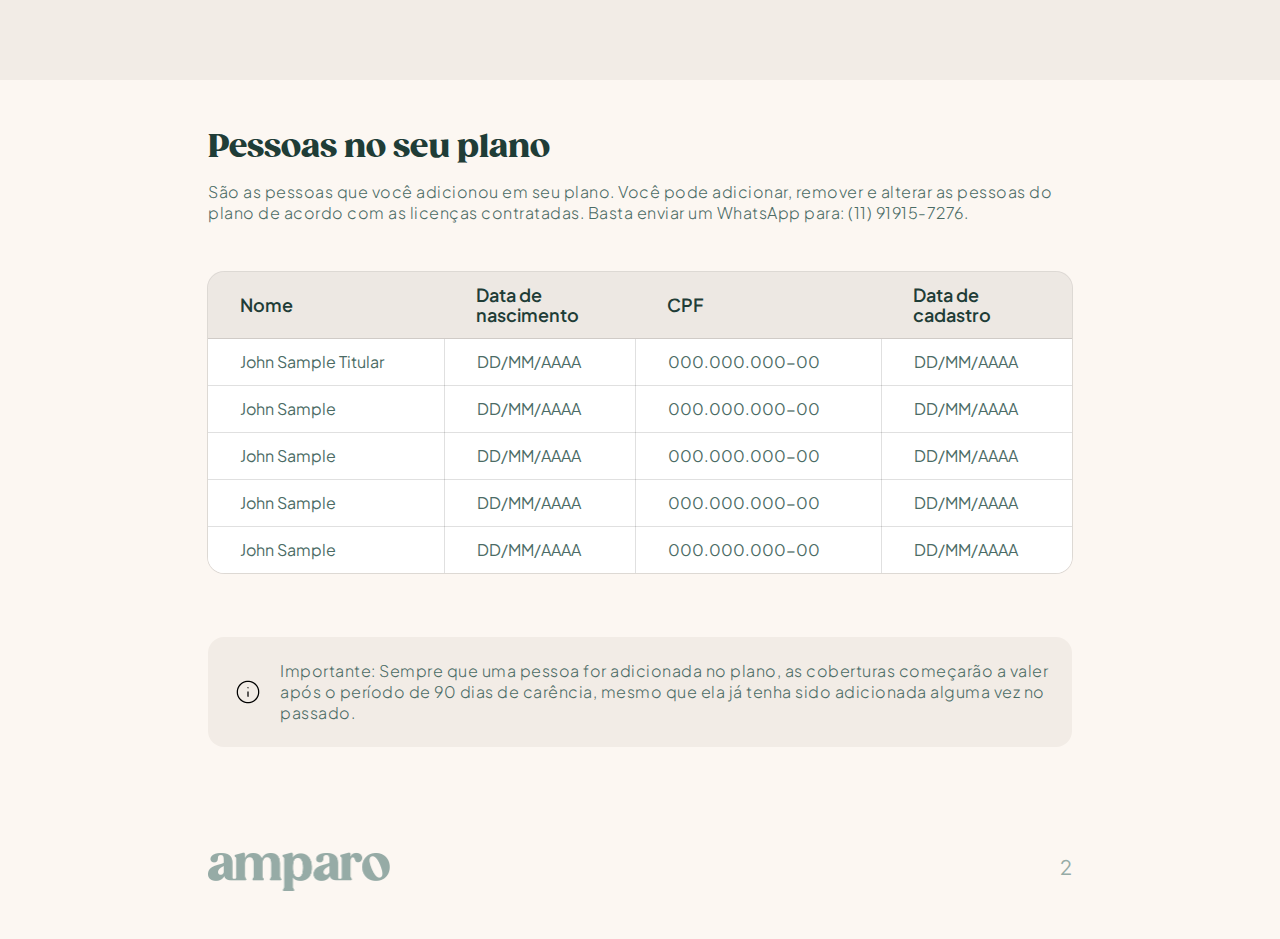
<file: page-2.html>
<!doctype html>
<html class="no-js" lang="pt-BR">

<head>
  <meta charset="utf-8">
  <meta name="viewport" content="width=device-width, initial-scale=1">
  <title>Certificado</title>

  <!-- Descrição e metadados para SEO -->
  <meta name="description" content="Lidando com a perda de um ente querido? Conte com a gente, passo a passo.">
  <meta name="url" content="https://amparo.com.vc">

  <!-- Open Graph Meta Tags -->
  <meta property="og:title" content="Certificado">
  <meta property="og:description" content="Lidando com a perda de um ente querido? Conte com a gente, passo a passo.">
  <meta property="og:type" content="website">
  <meta property="og:url" content="https://amparo.com.vc/">
  <meta property="og:image"
        content="https://instagram.fbel11-1.fna.fbcdn.net/v/t51.29350-15/454613986_1186511569287853_2823659302068312962_n.jpg?stp=dst-jpg_e15&efg=eyJ2ZW5jb2RlX3RhZyI6ImltYWdlX3VybGdlbi4xMDgweDEwODAuc2RyLmYyOTM1MC5kZWZhdWx0X2ltYWdlIn0&_nc_ht=instagram.fbel11-1.fna.fbcdn.net&_nc_cat=101&_nc_ohc=kW8c0cYmhd8Q7kNvgG6JUTW&_nc_gid=602e75cbdaf8427193689288639cd2b2&edm=AP4sbd4BAAAA&ccb=7-5&ig_cache_key=MzQzMDc3MjU1MTYyNDMwOTE2NQ%3D%3D.3-ccb7-5&oh=00_AYD84uNjjbJe9DdmjUHxdt3k-q89osEzWzBrGPfyY7N3WQ&oe=672F4A5C&_nc_sid=7a9f4b">
  <meta property="og:image:alt" content="Imagem representando Tatiana Figueiredo">

  <!-- Favicon e ícones -->
  <link rel="icon" href="/favicon.ico" sizes="any">
  <link rel="icon" href="/icon.svg" type="image/svg+xml">
  <link rel="apple-touch-icon" href="icon.png">

  <!-- Tema do navegador -->
  <meta name="theme-color" content="#fafafa">

  <!-- CSS principal -->
  <link rel="stylesheet" href="assets/css/style.css">
  <link rel="stylesheet" href="assets/css/site.css">
  <link rel="stylesheet" href="assets/css/table.css">
</head>

<body>
<div class="space"></div>
<div class="wrap">
  <section class="text">
    <h1>Pessoas no seu plano</h1>
    <p>
      São as pessoas que você adicionou em seu plano. Você pode adicionar, remover e alterar as pessoas do plano de
      acordo com as licenças contratadas. Basta enviar um WhatsApp para: (11) 91915-7276.
    </p>
  </section>

  <table>
    <thead>
    <tr>
      <th>
        Nome
      </th>
      <th>
        Data de <br/>nascimento
      </th>
      <th>
        CPF
      </th>
      <th>
        Data de<br/> cadastro
      </th>
    </tr>
    </thead>
    <tbody>
    <tr>
      <td>
        John Sample Titular
      </td>
      <td>
        DD/MM/AAAA
      </td>
      <td>
        000.000.000-00
      </td>
      <td>
        DD/MM/AAAA
      </td>
    </tr>
    <tr>
      <td>
        John Sample
      </td>
      <td>
        DD/MM/AAAA
      </td>
      <td>
        000.000.000-00
      </td>
      <td>
        DD/MM/AAAA
      </td>
    </tr>
    <tr>
      <td>
        John Sample
      </td>
      <td>
        DD/MM/AAAA
      </td>
      <td>
        000.000.000-00
      </td>
      <td>
        DD/MM/AAAA
      </td>
    </tr>
    <tr>
      <td>
        John Sample
      </td>
      <td>
        DD/MM/AAAA
      </td>
      <td>
        000.000.000-00
      </td>
      <td>
        DD/MM/AAAA
      </td>
    </tr>
    <tr>
      <td>
        John Sample
      </td>
      <td>
        DD/MM/AAAA
      </td>
      <td>
        000.000.000-00
      </td>
      <td>
        DD/MM/AAAA
      </td>
    </tr>
    </tbody>
  </table>

  <div class="card margin-top-16">
    <img width="32" src="assets/img/png/info-circle.png" alt="Ícone de Informação">
    <div class="text">
      <p>Importante: Sempre que uma pessoa for adicionada no plano, as coberturas começarão a valer após o período de 90 dias de carência, mesmo que ela já tenha sido adicionada alguma vez no passado.</p>
    </div>
  </div>
</div>
<footer>
  <div class="wrap">
    <img width="182" src="assets/img/png/amparo-logo-green-color.png" alt="Logotipo Amparo">
    <span>2</span>
  </div>
</footer>



</body>

</html>
</file>
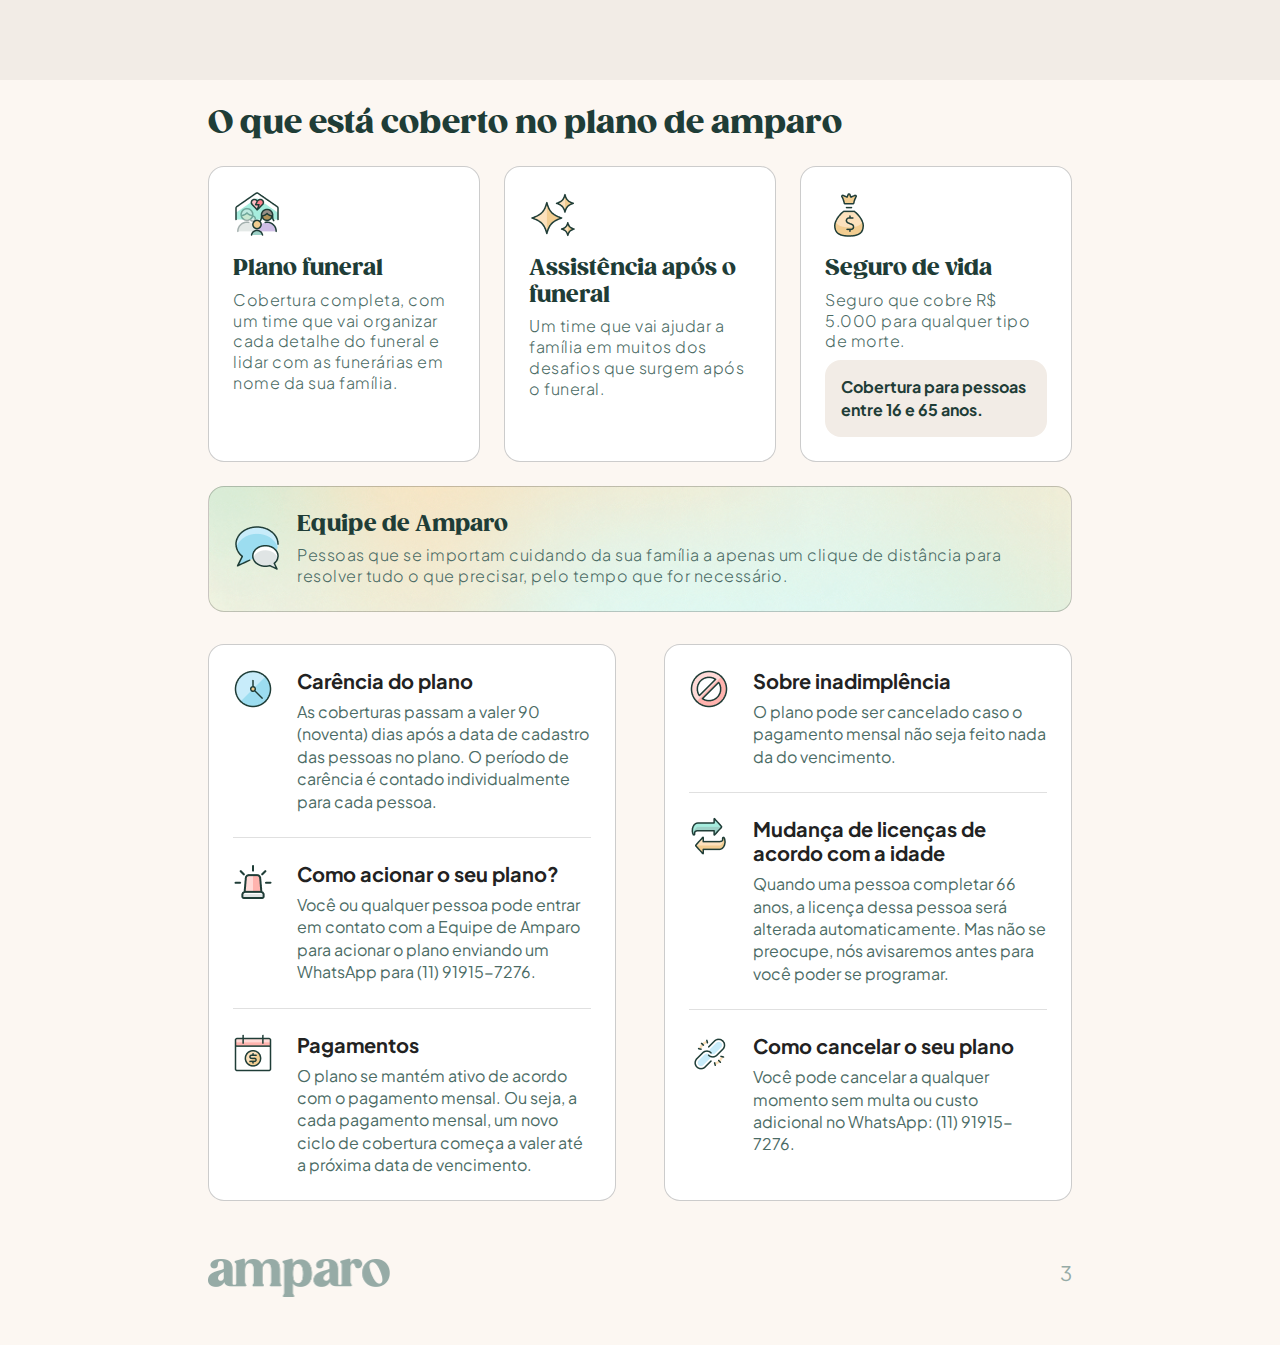
<file: page-3.html>
<!doctype html>
<html class="no-js" lang="pt-BR">

<head>
  <meta charset="utf-8">
  <meta name="viewport" content="width=device-width, initial-scale=1">
  <title>Certificado</title>

  <!-- Descrição e metadados para SEO -->
  <meta name="description" content="Lidando com a perda de um ente querido? Conte com a gente, passo a passo.">
  <meta name="url" content="https://amparo.com.vc">

  <!-- Open Graph Meta Tags -->
  <meta property="og:title" content="Certificado">
  <meta property="og:description" content="Lidando com a perda de um ente querido? Conte com a gente, passo a passo.">
  <meta property="og:type" content="website">
  <meta property="og:url" content="https://amparo.com.vc/">
  <meta property="og:image"
        content="https://instagram.fbel11-1.fna.fbcdn.net/v/t51.29350-15/454613986_1186511569287853_2823659302068312962_n.jpg?stp=dst-jpg_e15&efg=eyJ2ZW5jb2RlX3RhZyI6ImltYWdlX3VybGdlbi4xMDgweDEwODAuc2RyLmYyOTM1MC5kZWZhdWx0X2ltYWdlIn0&_nc_ht=instagram.fbel11-1.fna.fbcdn.net&_nc_cat=101&_nc_ohc=kW8c0cYmhd8Q7kNvgG6JUTW&_nc_gid=602e75cbdaf8427193689288639cd2b2&edm=AP4sbd4BAAAA&ccb=7-5&ig_cache_key=MzQzMDc3MjU1MTYyNDMwOTE2NQ%3D%3D.3-ccb7-5&oh=00_AYD84uNjjbJe9DdmjUHxdt3k-q89osEzWzBrGPfyY7N3WQ&oe=672F4A5C&_nc_sid=7a9f4b">
  <meta property="og:image:alt" content="Imagem representando Tatiana Figueiredo">

  <!-- Favicon e ícones -->
  <link rel="icon" href="/favicon.ico" sizes="any">
  <link rel="icon" href="/icon.svg" type="image/svg+xml">
  <link rel="apple-touch-icon" href="icon.png">

  <!-- Tema do navegador -->
  <meta name="theme-color" content="#fafafa">

  <!-- CSS principal -->
  <link rel="stylesheet" href="assets/css/style.css">
  <link rel="stylesheet" href="assets/css/site.css">
  <link rel="stylesheet" href="assets/css/table.css">
</head>

<body>
<div class="space"></div>
<div class="wrap gap-32 padding-top-24 padding-bottom-0">
  <section class="text">
    <h2>O que está coberto no plano de amparo</h2>

    <div class="margin-top-8 flex-row-gap-24">
      <div class="card outline white column">
        <img width="48" src="assets/img/png/bereaved-family.png" alt="">
        <div class="text">
          <h2 class="large">Plano funeral</h2>
          <p>
            Cobertura completa, com um time que vai organizar cada detalhe do funeral e lidar com as funerárias em nome
            da sua família.
          </p>
        </div>
      </div>

      <div class="card outline white column ">
        <img width="48" src="assets/img/png/stars-sparkle.png" alt="">
        <div class="text">
          <h2 class="large">Assistência após o funeral</h2>
          <p>
            Um time que vai ajudar a família em muitos dos desafios que surgem após o funeral.
          </p>
        </div>
      </div>

      <div class="card outline white column">
        <img width="48" src="assets/img/png/money-bag-dollar.png" alt="">
        <div class="text">
          <h2 class="large">Seguro de vida</h2>
          <p>
            Seguro que cobre R$ 5.000 para qualquer tipo de morte.
          </p>
          <div class="card p-light">
            <h3>Cobertura para pessoas entre 16 e 65 anos.</h3>
          </div>
        </div>
      </div>

    </div>

    <div class="card gradient outline margin-top-8">
      <img width="48" src="assets/img/png/conversation-text.png" alt="">
      <div class="text">
        <h2 class="large">Equipe de Amparo</h2>
        <p>
          Pessoas que se importam cuidando da sua família a apenas um clique de distância
          para resolver tudo o que precisar, pelo tempo que for necessário.
        </p>
      </div>
    </div>

  </section>

  <div class="flex-row-gap-48">
    <div class="card gap-24 column white outline">
      <div class="item flex-row-gap-24">
        <div class="img-40">
          <img width="40" src="assets/img/png/time-clock-circle.png" alt="">
        </div>
        <div class="item-text">
          <h2>Carência do plano</h2>
          <p>
            As coberturas passam a valer 90 (noventa) dias após a data de cadastro das pessoas no plano.
            O período de carência é contado individualmente para cada pessoa.
          </p>
        </div>
      </div>
      <div class="spacer-line"></div>
      <div class="item flex-row-gap-24">
        <div class="img-40">
          <img width="40" src="assets/img/png/police-rotating-light.png" alt="">
        </div>
        <div class="item-text">
          <h2>Como acionar o seu plano?</h2>
          <p>
            Você ou qualquer pessoa pode entrar em contato com a Equipe de
            Amparo para acionar o plano enviando um WhatsApp para (11) 91915-7276.
          </p>
        </div>
      </div>
      <div class="spacer-line"></div>
      <div class="item flex-row-gap-24">
        <div class="img-40">
          <img width="40" src="assets/img/png/calendar-cash.png" alt="">
        </div>
        <div class="item-text">
          <h2>Pagamentos</h2>
          <p>
            O plano se mantém ativo de acordo com o pagamento mensal.
            Ou seja, a cada pagamento mensal, um novo ciclo de cobertura começa a valer até a
            próxima data de vencimento.
          </p>
        </div>
      </div>
    </div>

    <div class="card gap-24 column white outline">
      <div class="item flex-row-gap-24">
        <div class="img-40">
          <img width="40" src="assets/img/png/delete.png" alt="">
        </div>
        <div class="item-text">
          <h2>Sobre inadimplência</h2>
          <p>
            O plano pode ser cancelado caso o pagamento mensal não seja feito nada da do vencimento.
          </p>
        </div>
      </div>
      <div class="spacer-line"></div>
      <div class="item flex-row-gap-24">
        <div class="img-40">
          <img width="40" src="assets/img/png/Marketing-Only-data-transfer.png" alt="">
        </div>
        <div class="item-text">
          <h2>Mudança de licenças de acordo com a idade</h2>
          <p>
            Quando uma pessoa completar 66 anos, a licença dessa pessoa será alterada automaticamente.
            Mas não se preocupe, nós avisaremos antes para você poder se programar.
          </p>
        </div>
      </div>
      <div class="spacer-line"></div>
      <div class="item flex-row-gap-24">
        <div class="img-40">
          <img width="40" src="assets/img/png/Marketing-Only-link-broken.png" alt="">
        </div>
        <div class="item-text">
          <h2>Como cancelar o seu plano</h2>
          <p>
            Você pode cancelar a qualquer momento sem multa ou custo adicional no WhatsApp: (11) 91915-7276.
          </p>
        </div>
      </div>
    </div>
  </div>
</div>

<footer>
  <div class="wrap">
    <img width="182" src="assets/img/png/amparo-logo-green-color.png" alt="Logotipo Amparo">
    <span>3</span>
  </div>
</footer>



</body>

</html>
</file>
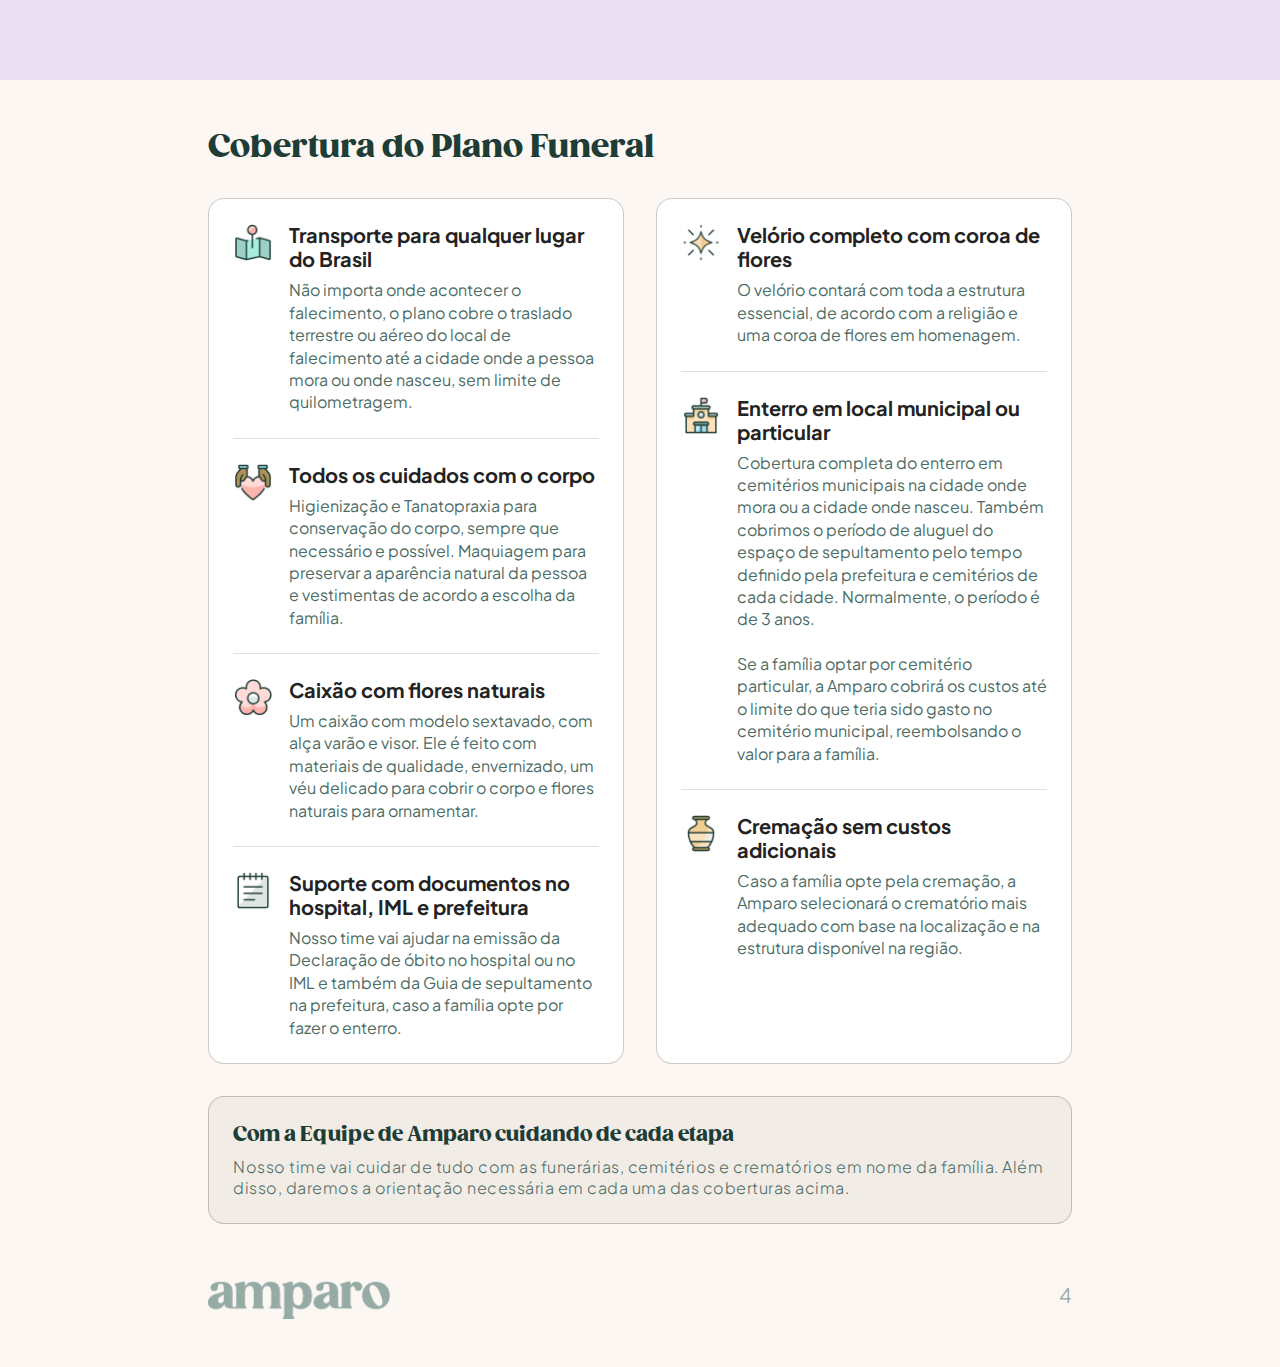
<file: page-4.html>
<!doctype html>
<html class="no-js" lang="pt-BR">

<head>
  <meta charset="utf-8">
  <meta name="viewport" content="width=device-width, initial-scale=1">
  <title>Certificado</title>

  <!-- Descrição e metadados para SEO -->
  <meta name="description" content="Lidando com a perda de um ente querido? Conte com a gente, passo a passo.">
  <meta name="url" content="https://amparo.com.vc">

  <!-- Open Graph Meta Tags -->
  <meta property="og:title" content="Certificado">
  <meta property="og:description" content="Lidando com a perda de um ente querido? Conte com a gente, passo a passo.">
  <meta property="og:type" content="website">
  <meta property="og:url" content="https://amparo.com.vc/">
  <meta property="og:image"
        content="https://instagram.fbel11-1.fna.fbcdn.net/v/t51.29350-15/454613986_1186511569287853_2823659302068312962_n.jpg?stp=dst-jpg_e15&efg=eyJ2ZW5jb2RlX3RhZyI6ImltYWdlX3VybGdlbi4xMDgweDEwODAuc2RyLmYyOTM1MC5kZWZhdWx0X2ltYWdlIn0&_nc_ht=instagram.fbel11-1.fna.fbcdn.net&_nc_cat=101&_nc_ohc=kW8c0cYmhd8Q7kNvgG6JUTW&_nc_gid=602e75cbdaf8427193689288639cd2b2&edm=AP4sbd4BAAAA&ccb=7-5&ig_cache_key=MzQzMDc3MjU1MTYyNDMwOTE2NQ%3D%3D.3-ccb7-5&oh=00_AYD84uNjjbJe9DdmjUHxdt3k-q89osEzWzBrGPfyY7N3WQ&oe=672F4A5C&_nc_sid=7a9f4b">
  <meta property="og:image:alt" content="Imagem representando Tatiana Figueiredo">

  <!-- Favicon e ícones -->
  <link rel="icon" href="/favicon.ico" sizes="any">
  <link rel="icon" href="/icon.svg" type="image/svg+xml">
  <link rel="apple-touch-icon" href="icon.png">

  <!-- Tema do navegador -->
  <meta name="theme-color" content="#fafafa">

  <!-- CSS principal -->
  <link rel="stylesheet" href="assets/css/style.css">
  <link rel="stylesheet" href="assets/css/site.css">
  <link rel="stylesheet" href="assets/css/table.css">
</head>

<body>
<div class="space purple"></div>
<div class="wrap gap-32 padding-bottom-0">
  <section class="text">
    <h2>Cobertura do Plano Funeral</h2>
  </section>

  <div class="flex-row-gap-32">
    <div class="card gap-24 column white outline">
      <div class="item flex-row-gap-16">
        <div class="img-40">
          <img width="40" src="assets/img/png/Marketing-Only-maps-pin.png" alt="">
        </div>
        <div class="item-text">
          <h2>Transporte para qualquer lugar do Brasil</h2>
          <p>
            Não importa onde acontecer o falecimento, o plano cobre o traslado terrestre
            ou aéreo do local de falecimento até a cidade onde a pessoa mora ou onde nasceu, sem limite de
            quilometragem.
          </p>
        </div>
      </div>
      <div class="spacer-line"></div>
      <div class="item flex-row-gap-16">
        <div class="img-40">
          <img width="40" src="assets/img/png/love-heart-hands-hold.png" alt="">
        </div>
        <div class="item-text">
          <h2>Todos os cuidados com o corpo</h2>
          <p>
            Higienização e Tanatopraxia para conservação do corpo, sempre que necessário e possível.
            Maquiagem para preservar a aparência natural da pessoa e vestimentas de acordo a escolha da família.
          </p>
        </div>
      </div>
      <div class="spacer-line"></div>
      <div class="item flex-row-gap-16">
        <div class="img-40">
          <img width="40" src="assets/img/png/flower.png" alt="">
        </div>
        <div class="item-text">
          <h2>Caixão com flores naturais</h2>
          <p>
            Um caixão com modelo sextavado, com alça varão e visor. Ele é feito com materiais de qualidade,
            envernizado, um véu delicado para cobrir o corpo e flores naturais para ornamentar.
          </p>
        </div>
      </div>
      <div class="spacer-line"></div>
      <div class="item flex-row-gap-16">
        <div class="img-40">
          <img width="40" src="assets/img/png/notes-book-text.png" alt="">
        </div>
        <div class="item-text">
          <h2>Suporte com documentos no hospital, IML e prefeitura</h2>
          <p>
            Nosso time vai ajudar na emissão da Declaração de óbito no hospital ou no IML e
            também da Guia de sepultamento na prefeitura, caso a família opte por fazer o enterro.
          </p>
        </div>
      </div>
    </div>

    <div class="card gap-24 column white outline">
      <div class="item flex-row-gap-16">
        <div class="img-40">
          <img width="40" src="assets/img/png/star-shine.png" alt="">
        </div>
        <div class="item-text">
          <h2>Velório completo com coroa de flores</h2>
          <p>
            O velório contará com toda a estrutura essencial, de acordo com a religião e uma coroa de flores em
            homenagem.
          </p>
        </div>
      </div>
      <div class="spacer-line"></div>
      <div class="item flex-row-gap-16">
        <div class="img-40">
          <img width="40" src="assets/img/png/shop.png" alt="">
        </div>
        <div class="item-text">
          <h2>Enterro em local municipal ou particular</h2>
          <p>
            Cobertura completa do enterro em cemitérios municipais na cidade onde mora ou a cidade onde nasceu.
            Também cobrimos o período de aluguel do espaço de sepultamento pelo tempo definido pela prefeitura e
            cemitérios de cada cidade. Normalmente,
            o período é de 3 anos. <br/><br/>
            Se a família optar por cemitério particular,
            a Amparo cobrirá os custos até o limite do que teria sido gasto no cemitério municipal,
            reembolsando o valor para a família.
          </p>
        </div>
      </div>
      <div class="spacer-line"></div>
      <div class="item flex-row-gap-16">
        <div class="img-40">
          <img width="40" src="assets/img/png/history-urn.png" alt="">
        </div>
        <div class="item-text">
          <h2>Cremação sem custos adicionais</h2>
          <p>
            Caso a família opte pela cremação, a Amparo selecionará o
            crematório mais adequado com base na localização e na estrutura disponível na região.
          </p>
        </div>
      </div>
    </div>
  </div>

  <div class="card outline dark">
    <div class="text">
      <h2 class="medium">Com a Equipe de Amparo cuidando de cada etapa</h2>
      <p>
        Nosso time vai cuidar de tudo com as funerárias, cemitérios e crematórios em nome da família.
        Além disso, daremos a orientação necessária em cada uma das coberturas acima.
      </p>
    </div>
  </div>
</div>

<footer>
  <div class="wrap">
    <img width="182" src="assets/img/png/amparo-logo-green-color.png" alt="Logotipo Amparo">
    <span>4</span>
  </div>
</footer>



</body>

</html>
</file>
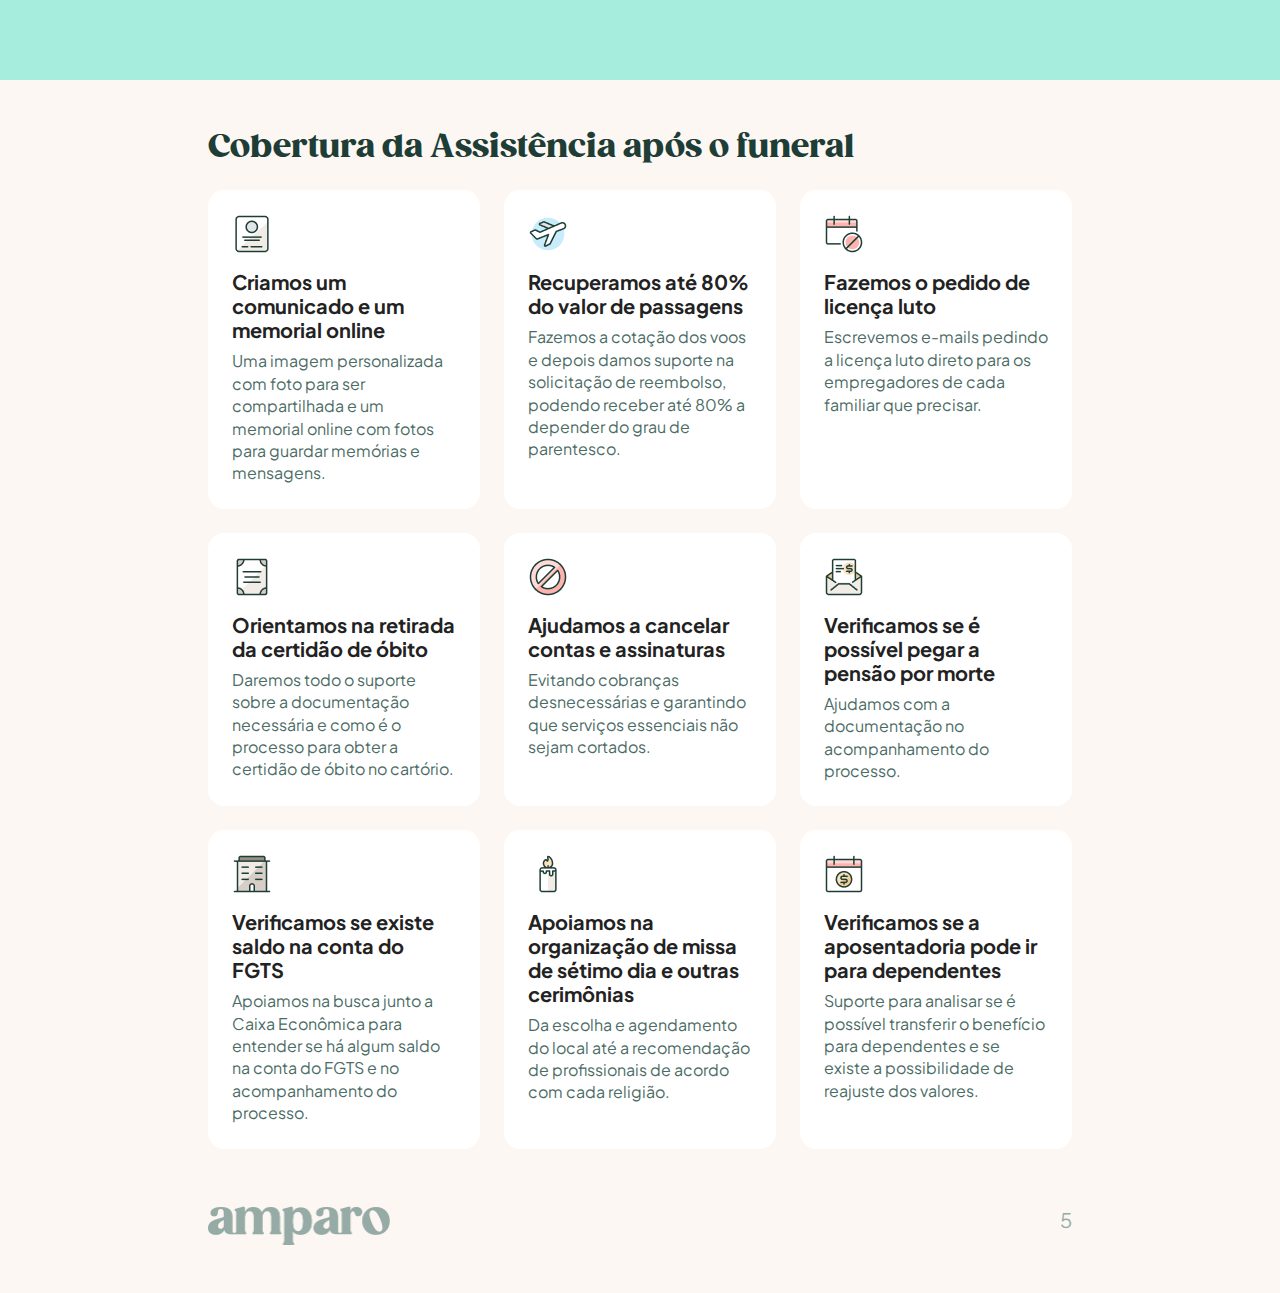
<file: page-5.html>
<!doctype html>
<html class="no-js" lang="pt-BR">

<head>
  <meta charset="utf-8">
  <meta name="viewport" content="width=device-width, initial-scale=1">
  <title>Certificado</title>

  <!-- Descrição e metadados para SEO -->
  <meta name="description" content="Lidando com a perda de um ente querido? Conte com a gente, passo a passo.">
  <meta name="url" content="https://amparo.com.vc">

  <!-- Open Graph Meta Tags -->
  <meta property="og:title" content="Certificado">
  <meta property="og:description" content="Lidando com a perda de um ente querido? Conte com a gente, passo a passo.">
  <meta property="og:type" content="website">
  <meta property="og:url" content="https://amparo.com.vc/">
  <meta property="og:image"
        content="https://instagram.fbel11-1.fna.fbcdn.net/v/t51.29350-15/454613986_1186511569287853_2823659302068312962_n.jpg?stp=dst-jpg_e15&efg=eyJ2ZW5jb2RlX3RhZyI6ImltYWdlX3VybGdlbi4xMDgweDEwODAuc2RyLmYyOTM1MC5kZWZhdWx0X2ltYWdlIn0&_nc_ht=instagram.fbel11-1.fna.fbcdn.net&_nc_cat=101&_nc_ohc=kW8c0cYmhd8Q7kNvgG6JUTW&_nc_gid=602e75cbdaf8427193689288639cd2b2&edm=AP4sbd4BAAAA&ccb=7-5&ig_cache_key=MzQzMDc3MjU1MTYyNDMwOTE2NQ%3D%3D.3-ccb7-5&oh=00_AYD84uNjjbJe9DdmjUHxdt3k-q89osEzWzBrGPfyY7N3WQ&oe=672F4A5C&_nc_sid=7a9f4b">
  <meta property="og:image:alt" content="Imagem representando Tatiana Figueiredo">

  <!-- Favicon e ícones -->
  <link rel="icon" href="/favicon.ico" sizes="any">
  <link rel="icon" href="/icon.svg" type="image/svg+xml">
  <link rel="apple-touch-icon" href="icon.png">

  <!-- Tema do navegador -->
  <meta name="theme-color" content="#fafafa">

  <!-- CSS principal -->
  <link rel="stylesheet" href="assets/css/style.css">
  <link rel="stylesheet" href="assets/css/site.css">
  <link rel="stylesheet" href="assets/css/table.css">
</head>

<body>
<div class="space green"></div>
<div class="wrap gap-24 padding-bottom-0">
  <section class="text">
    <h2>Cobertura da Assistência após o funeral </h2>
  </section>

  <div class="flex-row-gap-24">
    <div class="card gap-24 column white">
      <div class="item flex-column-gap-16">
        <div class="img-40">
          <img width="40" src="assets/img/png/invitation.png" alt="">
        </div>
        <div class="item-text">
          <h2>Criamos um comunicado e um memorial online</h2>
          <p>
            Uma imagem personalizada com foto para ser compartilhada e um memorial online com fotos para guardar
            memórias e mensagens.
          </p>
        </div>
      </div>
    </div>

    <div class="card gap-24 column white">
      <div class="item flex-column-gap-16">
        <div class="img-40">
          <img width="40" src="assets/img/png/plane-trip.png" alt="">
        </div>
        <div class="item-text">
          <h2>Recuperamos até 80% do valor de passagens</h2>
          <p>
            Fazemos a cotação dos voos e depois damos suporte na solicitação de reembolso, podendo receber até 80% a
            depender do grau de parentesco.
          </p>
        </div>
      </div>
    </div>

    <div class="card gap-24 column white">
      <div class="item flex-column-gap-16">
        <div class="img-40">
          <img width="40" src="assets/img/png/Marketing-Only-calendar-block.png" alt="">
        </div>
        <div class="item-text">
          <h2>Fazemos o pedido de licença luto</h2>
          <p>
            Escrevemos e-mails pedindo a licença luto direto para os empregadores de cada familiar que precisar.
          </p>
        </div>
      </div>
    </div>
  </div>

  <div class="flex-row-gap-24">
    <div class="card gap-24 column white">
      <div class="item flex-column-gap-16">
        <div class="img-40">
          <img width="40" src="assets/img/png/certificate.png" alt="">
        </div>
        <div class="item-text">
          <h2>
            Orientamos na retirada da certidão de óbito
          </h2>
          <p>
            Daremos todo o suporte sobre a documentação necessária e como é o processo para obter a certidão de óbito no
            cartório.
          </p>
        </div>
      </div>
    </div>
    <div class="card gap-24 column white">
      <div class="item flex-column-gap-16">
        <div class="img-40">
          <img width="40" src="assets/img/png/delete.png" alt="">
        </div>
        <div class="item-text">
          <h2>
            Ajudamos a cancelar contas e assinaturas
          </h2>
          <p>
            Evitando cobranças desnecessárias e garantindo que serviços essenciais não sejam cortados.
          </p>
        </div>
      </div>
    </div>
    <div class="card gap-24 column white">
      <div class="item flex-column-gap-16">
        <div class="img-40">
          <img width="40" src="assets/img/png/accounting-invoice-mail.png" alt="">
        </div>
        <div class="item-text">
          <h2>
            Verificamos se é possível pegar a pensão por morte
          </h2>
          <p>
            Ajudamos com a documentação no acompanhamento do processo.
          </p>
        </div>
      </div>
    </div>
  </div>

  <div class="flex-row-gap-24">
    <div class="card gap-24 column white">
      <div class="item flex-column-gap-16">
        <div class="img-40">
          <img width="40" src="assets/img/png/building.png" alt="">
        </div>
        <div class="item-text">
          <h2>
            Verificamos se existe saldo na conta do FGTS
          </h2>
          <p>
            Apoiamos na busca junto a Caixa Econômica para entender se há algum saldo na conta do FGTS e no
            acompanhamento do processo.
          </p>
        </div>
      </div>
    </div>
    <div class="card gap-24 column white">
      <div class="item flex-column-gap-16">
        <div class="img-40">
          <img width="40" src="assets/img/png/candle.png" alt="">
        </div>
        <div class="item-text">
          <h2>
            Apoiamos na organização de missa de sétimo dia e outras cerimônias
          </h2>
          <p>
            Da escolha e agendamento do local até a recomendação de profissionais de acordo com cada religião.
          </p>
        </div>
      </div>
    </div>
    <div class="card gap-24 column white">
      <div class="item flex-column-gap-16">
        <div class="img-40">
          <img width="40" src="assets/img/png/calendar-cash.png" alt="">
        </div>
        <div class="item-text">
          <h2>
            Verificamos se a aposentadoria pode ir para dependentes
          </h2>
          <p>
            Suporte para analisar se é possível transferir o benefício para dependentes e se existe a possibilidade de
            reajuste dos valores.
          </p>
        </div>
      </div>
    </div>
  </div>
</div>

<footer>
  <div class="wrap">
    <img width="182" src="assets/img/png/amparo-logo-green-color.png" alt="Logotipo Amparo">
    <span>5</span>
  </div>
</footer>



</body>

</html>
</file>
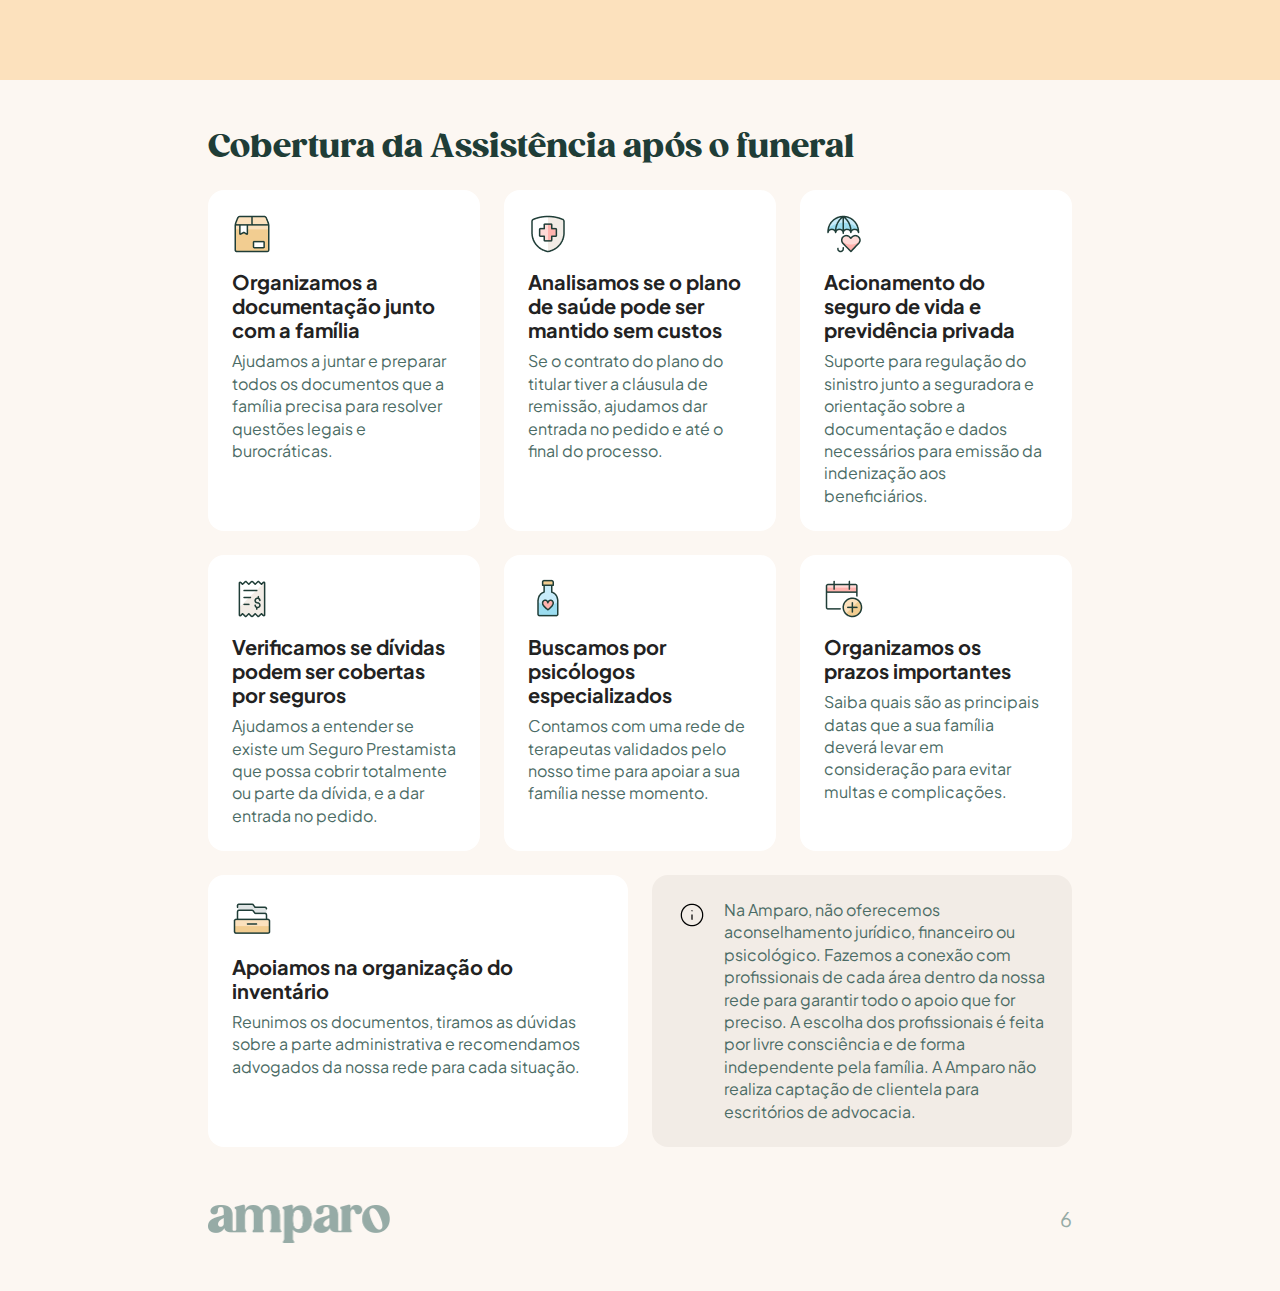
<file: page-6.html>
<!doctype html>
<html class="no-js" lang="pt-BR">

<head>
  <meta charset="utf-8">
  <meta name="viewport" content="width=device-width, initial-scale=1">
  <title>Certificado</title>

  <!-- Descrição e metadados para SEO -->
  <meta name="description" content="Lidando com a perda de um ente querido? Conte com a gente, passo a passo.">
  <meta name="url" content="https://amparo.com.vc">

  <!-- Open Graph Meta Tags -->
  <meta property="og:title" content="Certificado">
  <meta property="og:description" content="Lidando com a perda de um ente querido? Conte com a gente, passo a passo.">
  <meta property="og:type" content="website">
  <meta property="og:url" content="https://amparo.com.vc/">
  <meta property="og:image"
        content="https://instagram.fbel11-1.fna.fbcdn.net/v/t51.29350-15/454613986_1186511569287853_2823659302068312962_n.jpg?stp=dst-jpg_e15&efg=eyJ2ZW5jb2RlX3RhZyI6ImltYWdlX3VybGdlbi4xMDgweDEwODAuc2RyLmYyOTM1MC5kZWZhdWx0X2ltYWdlIn0&_nc_ht=instagram.fbel11-1.fna.fbcdn.net&_nc_cat=101&_nc_ohc=kW8c0cYmhd8Q7kNvgG6JUTW&_nc_gid=602e75cbdaf8427193689288639cd2b2&edm=AP4sbd4BAAAA&ccb=7-5&ig_cache_key=MzQzMDc3MjU1MTYyNDMwOTE2NQ%3D%3D.3-ccb7-5&oh=00_AYD84uNjjbJe9DdmjUHxdt3k-q89osEzWzBrGPfyY7N3WQ&oe=672F4A5C&_nc_sid=7a9f4b">
  <meta property="og:image:alt" content="Imagem representando Tatiana Figueiredo">

  <!-- Favicon e ícones -->
  <link rel="icon" href="/favicon.ico" sizes="any">
  <link rel="icon" href="/icon.svg" type="image/svg+xml">
  <link rel="apple-touch-icon" href="icon.png">

  <!-- Tema do navegador -->
  <meta name="theme-color" content="#fafafa">

  <!-- CSS principal -->
  <link rel="stylesheet" href="assets/css/style.css">
  <link rel="stylesheet" href="assets/css/site.css">
  <link rel="stylesheet" href="assets/css/table.css">
</head>

<body>
<div class="space orange"></div>
<div class="wrap gap-24 padding-bottom-0">
  <section class="text">
    <h2>Cobertura da Assistência após o funeral </h2>
  </section>

  <div class="flex-row-gap-24">
    <div class="card gap-24 column white">
      <div class="item flex-column-gap-16">
        <div class="img-40">
          <img width="40" src="assets/img/png/thick-box.png" alt="">
        </div>
        <div class="item-text">
          <h2>Organizamos a documentação junto com a família</h2>
          <p>
            Ajudamos a juntar e preparar todos os documentos que a família precisa para resolver questões legais e
            burocráticas.
          </p>
        </div>
      </div>
    </div>

    <div class="card gap-24 column white">
      <div class="item flex-column-gap-16">
        <div class="img-40">
          <img width="40" src="assets/img/png/hospital-shield.png" alt="">
        </div>
        <div class="item-text">
          <h2>Analisamos se o plano de saúde pode ser mantido sem custos</h2>
          <p>
            Se o contrato do plano do titular tiver a cláusula de remissão, ajudamos dar entrada no pedido e até o final
            do processo.
          </p>
        </div>
      </div>
    </div>

    <div class="card gap-24 column white">
      <div class="item flex-column-gap-16">
        <div class="img-40">
          <img width="40" src="assets/img/png/insurance-umbrella-heart.png" alt="">
        </div>
        <div class="item-text">
          <h2>Acionamento do seguro de vida e previdência privada</h2>
          <p>
            Suporte para regulação do sinistro junto a seguradora e orientação sobre a documentação e dados necessários
            para emissão da indenização aos beneficiários.
          </p>
        </div>
      </div>
    </div>
  </div>

  <div class="flex-row-gap-24">
    <div class="card gap-24 column white">
      <div class="item flex-column-gap-16">
        <div class="img-40">
          <img width="40" src="assets/img/png/receipt-dollar.png" alt="">
        </div>
        <div class="item-text">
          <h2>
            Verificamos se dívidas podem ser cobertas por seguros
          </h2>
          <p>
            Ajudamos a entender se existe um Seguro Prestamista que possa cobrir totalmente ou parte da dívida, e a dar
            entrada no pedido.
          </p>
        </div>
      </div>
    </div>
    <div class="card gap-24 column white">
      <div class="item flex-column-gap-16">
        <div class="img-40">
          <img width="40" src="assets/img/png/soft-drinks-bottle-heart.png" alt="">
        </div>
        <div class="item-text">
          <h2>
            Buscamos por psicólogos especializados
          </h2>
          <p>
            Contamos com uma rede de terapeutas validados pelo nosso time para apoiar a sua família nesse momento.
          </p>
        </div>
      </div>
    </div>
    <div class="card gap-24 column white">
      <div class="item flex-column-gap-16">
        <div class="img-40">
          <img width="40" src="assets/img/png/calendar-add.png" alt="">
        </div>
        <div class="item-text">
          <h2>
            Organizamos os prazos importantes
          </h2>
          <p>
            Saiba quais são as principais datas que a sua família deverá levar em consideração para evitar multas e
            complicações.
          </p>
        </div>
      </div>
    </div>
  </div>

  <div class="flex-row-gap-24">
    <div class="card gap-24 column white">
      <div class="item flex-column-gap-16">
        <div class="img-40">
          <img width="40" src="assets/img/png/office-drawer.png" alt="">
        </div>
        <div class="item-text">
          <h2>
            Apoiamos na organização do inventário
          </h2>
          <p>
            Reunimos os documentos, tiramos as dúvidas sobre a parte administrativa e recomendamos advogados da nossa
            rede para cada situação.
          </p>
        </div>
      </div>
    </div>
    <div class="card gap-24 column dark">
      <div class="item flex-row-gap-16">
        <div class="img-40">
          <img width="32" src="assets/img/png/info-circle.png" alt="Ícone de Informação">
        </div>
        <div class="item-text">
          <p>
            Na Amparo, não oferecemos aconselhamento jurídico, financeiro ou psicológico. Fazemos a conexão com
            profissionais de cada área dentro da nossa rede para garantir todo o apoio que for preciso. A escolha dos
            profissionais é feita por livre consciência e de forma independente pela família. A Amparo não realiza
            captação de clientela para escritórios de advocacia.
          </p>
        </div>
      </div>
    </div>
  </div>
</div>

<footer>
  <div class="wrap">
    <img width="182" src="assets/img/png/amparo-logo-green-color.png" alt="Logotipo Amparo">
    <span>6</span>
  </div>
</footer>



</body>

</html>
</file>
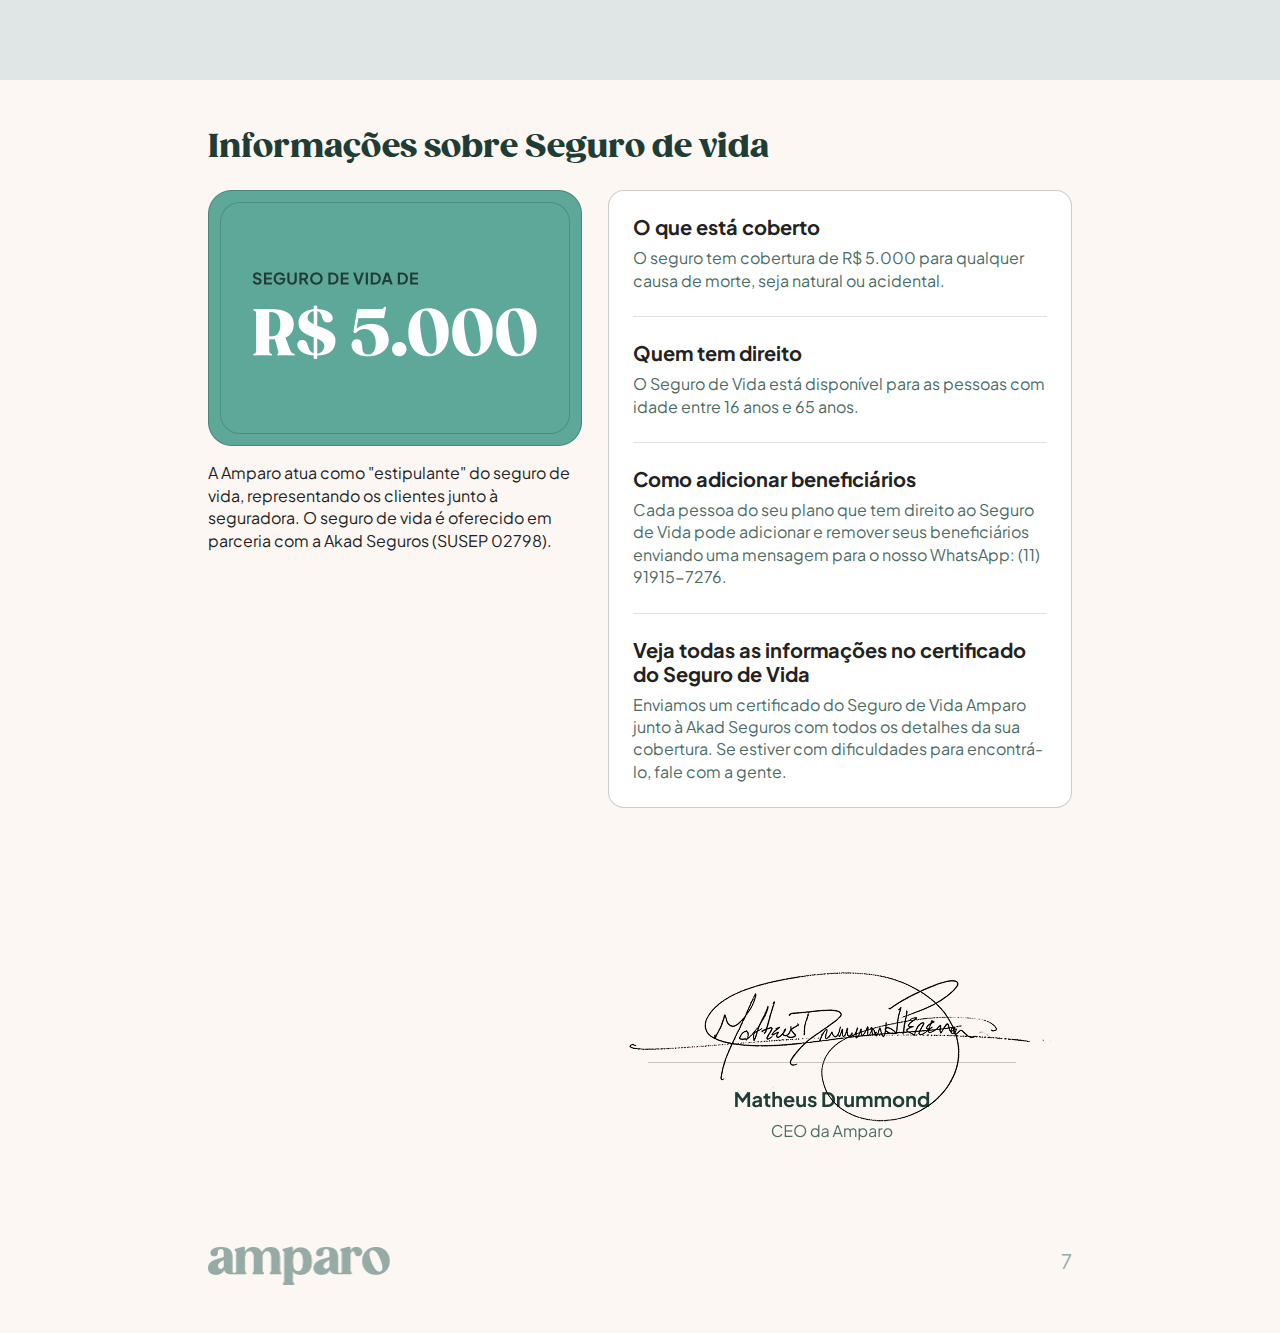
<file: page-7.html>
<!doctype html>
<html class="no-js" lang="pt-BR">

<head>
  <meta charset="utf-8">
  <meta name="viewport" content="width=device-width, initial-scale=1">
  <title>Certificado</title>

  <!-- Descrição e metadados para SEO -->
  <meta name="description" content="Lidando com a perda de um ente querido? Conte com a gente, passo a passo.">
  <meta name="url" content="https://amparo.com.vc">

  <!-- Open Graph Meta Tags -->
  <meta property="og:title" content="Certificado">
  <meta property="og:description" content="Lidando com a perda de um ente querido? Conte com a gente, passo a passo.">
  <meta property="og:type" content="website">
  <meta property="og:url" content="https://amparo.com.vc/">
  <meta property="og:image"
        content="https://instagram.fbel11-1.fna.fbcdn.net/v/t51.29350-15/454613986_1186511569287853_2823659302068312962_n.jpg?stp=dst-jpg_e15&efg=eyJ2ZW5jb2RlX3RhZyI6ImltYWdlX3VybGdlbi4xMDgweDEwODAuc2RyLmYyOTM1MC5kZWZhdWx0X2ltYWdlIn0&_nc_ht=instagram.fbel11-1.fna.fbcdn.net&_nc_cat=101&_nc_ohc=kW8c0cYmhd8Q7kNvgG6JUTW&_nc_gid=602e75cbdaf8427193689288639cd2b2&edm=AP4sbd4BAAAA&ccb=7-5&ig_cache_key=MzQzMDc3MjU1MTYyNDMwOTE2NQ%3D%3D.3-ccb7-5&oh=00_AYD84uNjjbJe9DdmjUHxdt3k-q89osEzWzBrGPfyY7N3WQ&oe=672F4A5C&_nc_sid=7a9f4b">
  <meta property="og:image:alt" content="Imagem representando Tatiana Figueiredo">

  <!-- Favicon e ícones -->
  <link rel="icon" href="/favicon.ico" sizes="any">
  <link rel="icon" href="/icon.svg" type="image/svg+xml">
  <link rel="apple-touch-icon" href="icon.png">

  <!-- Tema do navegador -->
  <meta name="theme-color" content="#fafafa">

  <!-- CSS principal -->
  <link rel="stylesheet" href="assets/css/style.css">
  <link rel="stylesheet" href="assets/css/site.css">
  <link rel="stylesheet" href="assets/css/table.css">
</head>

<body>
<div class="space blue"></div>
<div class="wrap gap-24">
  <section class="text">
    <h2>Informações sobre Seguro de vida</h2>
  </section>

  <div class="flex-row-gap-24">

    <div class="item  max-376 flex-column-gap-16">
      <img width="374" src="assets/img/png/card-seguro-frente.png" alt="">
      <div class="item-text">
        <p>
          A Amparo atua como "estipulante" do seguro de vida, representando os clientes junto à seguradora. O seguro de
          vida é oferecido em parceria com a Akad Seguros (SUSEP 02798).
        </p>
      </div>
    </div>


    <div class="card gap-24 column white outline">
      <div class="item flex-row-gap-16">
        <div class="item-text">
          <h2>O que está coberto</h2>
          <p>
            O seguro tem cobertura de R$ 5.000 para qualquer causa de morte, seja natural ou acidental.
          </p>
        </div>
      </div>
      <div class="spacer-line"></div>
      <div class="item flex-row-gap-16">
        <div class="item-text">
          <h2>Quem tem direito</h2>
          <p>
            O Seguro de Vida está disponível para as pessoas com idade entre 16 anos e 65 anos.
          </p>
        </div>
      </div>
      <div class="spacer-line"></div>
      <div class="item flex-row-gap-16">
        <div class="item-text">
          <h2>Como adicionar beneficiários</h2>
          <p>
            Cada pessoa do seu plano que tem direito ao Seguro de Vida pode adicionar e remover seus beneficiários
            enviando uma mensagem para o nosso WhatsApp: (11) 91915-7276.
          </p>
        </div>
      </div>
      <div class="spacer-line"></div>
      <div class="item flex-row-gap-16">
        <div class="item-text">
          <h2>Veja todas as informações no certificado do Seguro de Vida</h2>
          <p>
            Enviamos um certificado do Seguro de Vida Amparo junto à Akad Seguros com todos os detalhes da sua
            cobertura. Se estiver com dificuldades para encontrá-lo, fale com a gente.
          </p>
        </div>
      </div>
    </div>
  </div>

  <div class="sign">
    <img src="assets/img/png/ass-mahteus.png" alt="">
  </div>
</div>


<footer>
  <div class="wrap">
    <img width="182" src="assets/img/png/amparo-logo-green-color.png" alt="Logotipo Amparo">
    <span>7</span>
  </div>
</footer>



</body>

</html>
</file>
<file: assets/css/style.css>
/*! HTML5 Boilerplate v9.0.1 | MIT License | https://html5boilerplate.com/ */

/* main.css 3.0.0 | MIT License | https://github.com/h5bp/main.css#readme */
/*
 * What follows is the result of much research on cross-browser styling.
 * Credit left inline and big thanks to Nicolas Gallagher, Jonathan Neal,
 * Kroc Camen, and the H5BP dev community and team.
 */

/* ==========================================================================
   Base styles: opinionated defaults
   ========================================================================== */

@import url('https://fonts.googleapis.com/css2?family=Plus+Jakarta+Sans:ital,wght@0,200..800;1,200..800&family=Roboto&display=swap');

@font-face {
  font-family: "GazpachoBlack";
  src: url('../webFonts/GazpachoBlack/font.woff2') format('woff2'), url('../webFonts/GazpachoBlack/font.woff') format('woff');
}

@font-face {
  font-family: "Gazpacho";
  src: url('../webFonts/GazpachoBlack/font.woff2') format('woff2'), url('../webFonts/GazpachoBlack/font.woff') format('woff');
}

html {
  color: #222;
  font-size: 1em;
  line-height: 1.4;
}

body {
  font-family: "Plus Jakarta Sans", sans-serif;
  font-optical-sizing: auto;
  font-weight: 400;
  font-style: normal;
  margin: 0;
  background-color: #FCF7F2;
}

.gazpachoBlack {
  font-family: GazpachoBlack;
  font-optical-sizing: auto;
  font-weight: 400;
  font-style: normal;
}

/*
  1. Use a more-intuitive box-sizing model.
*/
*, *::before, *::after {
  box-sizing: border-box;
}


/*
 * Remove text-shadow in selection highlight:
 * https://twitter.com/miketaylr/status/12228805301
 *
 * Customize the background color to match your design.
 */

::-moz-selection {
  background: #b3d4fc;
  text-shadow: none;
}

::selection {
  background: #b3d4fc;
  text-shadow: none;
}

/*
 * A better looking default horizontal rule
 */

hr {
  display: block;
  height: 1px;
  border: 0;
  border-top: 1px solid #ccc;
  margin: 1em 0;
  padding: 0;
}

/*
 * Remove the gap between audio, canvas, iframes,
 * images, videos and the bottom of their containers:
 * https://github.com/h5bp/html5-boilerplate/issues/440
 */

audio,
canvas,
iframe,
img,
svg,
video {
  vertical-align: middle;
}

/*
 * Remove default fieldset styles.
 */

fieldset {
  border: 0;
  margin: 0;
  padding: 0;
}

/*
 * Allow only vertical resizing of textareas.
 */

textarea {
  resize: vertical;
}

/* ==========================================================================
   Author's custom styles
   ========================================================================== */

/* ==========================================================================
   Helper classes
   ========================================================================== */

/*
 * Hide visually and from screen readers
 */

.hidden,
[hidden] {
  display: none !important;
}

/*
 * Hide only visually, but have it available for screen readers:
 * https://snook.ca/archives/html_and_css/hiding-content-for-accessibility
 *
 * 1. For long content, line feeds are not interpreted as spaces and small width
 *    causes content to wrap 1 word per line:
 *    https://medium.com/@jessebeach/beware-smushed-off-screen-accessible-text-5952a4c2cbfe
 */

.visually-hidden {
  border: 0;
  clip: rect(0, 0, 0, 0);
  height: 1px;
  margin: -1px;
  overflow: hidden;
  padding: 0;
  position: absolute;
  white-space: nowrap;
  width: 1px;
  /* 1 */
}

/*
 * Extends the .visually-hidden class to allow the element
 * to be focusable when navigated to via the keyboard:
 * https://www.drupal.org/node/897638
 */

.visually-hidden.focusable:active,
.visually-hidden.focusable:focus {
  clip: auto;
  height: auto;
  margin: 0;
  overflow: visible;
  position: static;
  white-space: inherit;
  width: auto;
}

/*
 * Hide visually and from screen readers, but maintain layout
 */

.invisible {
  visibility: hidden;
}

/*
 * Clearfix: contain floats
 *
 * The use of `table` rather than `block` is only necessary if using
 * `::before` to contain the top-margins of child elements.
 */

.clearfix::before,
.clearfix::after {
  content: "";
  display: table;
}

.clearfix::after {
  clear: both;
}

/* ==========================================================================
   EXAMPLE Media Queries for Responsive Design.
   These examples override the primary ('mobile first') styles.
   Modify as content requires.
   ========================================================================== */

@media only screen and (min-width: 35em) {
  /* Style adjustments for viewports that meet the condition */
}

/*@media print,*/
/*(-webkit-min-device-pixel-ratio: 1.25),*/
/*(min-resolution: 1.25dppx),*/
/*(min-resolution: 120dpi) {*/
/*  !* Style adjustments for high resolution devices *!*/
/*}*/

/* ==========================================================================
   Print styles.
   Inlined to avoid the additional HTTP request:
   https://www.phpied.com/delay-loading-your-print-css/
   ========================================================================== */

@media print {
  *,
  *::before,
  *::after {
    /*background: #fff !important;*/
    /*color: #000 !important;*/
    /*!* Black prints faster *!*/
    /*box-shadow: none !important;*/
    /*text-shadow: none !important;*/
  }

  a,
  a:visited {
    text-decoration: underline;
  }

  a[href]::after {
    content: " (" attr(href) ")";
  }

  abbr[title]::after {
    content: " (" attr(title) ")";
  }

  /*
   * Don't show links that are fragment identifiers,
   * or use the `javascript:` pseudo protocol
   */
  a[href^="#"]::after,
  a[href^="javascript:"]::after {
    content: "";
  }

  pre {
    white-space: pre-wrap !important;
  }

  pre,
  blockquote {
    border: 1px solid #999;
    page-break-inside: avoid;
  }

  tr,
  img {
    page-break-inside: avoid;
  }

  p,
  h2,
  h3 {
    orphans: 3;
    widows: 3;
  }

  h2,
  h3 {
    page-break-after: avoid;
  }
}

p, h1, h2, h3, h4, h5, h6, ul, li, ol, ul, li, dl, dt, dd {
  overflow-wrap: break-word;
  margin: 0;
}

.width-100 {
  width: 100%;
}

button.action:hover:after, a.action:hover:after {
  content: "";
  background: rgba(0, 0, 0, 0.08);
  width: 100%;
  height: 100%;
  position: absolute;
  border-radius: 16px;
}


button, a {
  position: relative;
  background-color: transparent;
  width: max-content;
  border: none;
  display: flex;
  justify-content: center;
  align-items: center;
  color: #4B6B65;
  gap: 8px;
  cursor: pointer;
  text-decoration: none;
}

button, a img {
  color: #4B6B65;
}

button.secondary, a.secondary {
  height: 48px;
  text-decoration: none;
  border: 1px solid #4B6B65;
  border-radius: 100px;
  padding: 8px;

  font-size: 14px;
  font-style: normal;
  font-weight: 700;
  line-height: 130%; /* 18.2px */
  letter-spacing: 0.5px;
}

button.primary:hover:after, a.primary:hover:after,
button.secondary:hover:after, a.secondary:hover:after {
  content: "";
  background: rgba(0, 0, 0, 0.08);
  width: 100%;
  height: 100%;
  position: absolute;
  border-radius: 16px;
}

button.primary, a.primary {
  height: 48px;
  background-color: #438679;
  text-decoration: none;
  color: #fff;
  border: none;
  border-radius: 100px;
  padding: 8px;

  font-size: 14px;
  font-style: normal;
  font-weight: 700;
  line-height: 130%; /* 18.2px */
  letter-spacing: 0.5px;
}

.margin-top-8 {
  margin-top: 8px
}

.margin-top-16 {
  margin-top: 16px
}

.margin-top-24 {
  margin-top: 24px
}

.margin-top-32 {
  margin-top: 32px
}

.flex-column-gap-8 {
  display: flex;
  flex-direction: column;
  gap: 8px;
}

.flex-column-gap-16 {
  display: flex;
  flex-direction: column;
  gap: 16px;
}

.flex-row-gap-16 {
  display: flex;
  gap: 16px;
}

.flex-row-gap-24 {
  display: flex;
  gap: 24px;
}

.flex-row-gap-32 {
  display: flex;
  gap: 32px;
}

.flex-row-gap-48 {
  display: flex;
  gap: 48px;
}

.overflow-scroll {
  display: flex;
  gap: 16px;
  overflow: hidden;
  overflow-x: auto;
}

html body .overflow-scroll > * {
  width: 300px !important;
  min-width: 300px;
}


.green-color-medium {
  color: #4B6B65;
}
</file>
<file: assets/css/site.css>
body {

}

.page {
  height: 1426px;
  display: flex;
  flex-direction: column;
}

/* Header styles */
header {
  width: 100%;
  background: url("../../assets/img/bg-header.png") no-repeat center;
  background-size: cover;
  display: flex;
}

header .content {
  display: flex;
  padding: 48px;
  gap: 16px;
  max-width: 960px;
  margin: 0 auto;
  width: 100%;
}

header .content .text {
  width: 100%;
}

header .content span {
  color: #4B6B65;
  font-family: "Plus Jakarta Sans", sans-serif;
  font-size: 20px;
  font-style: normal;
  font-weight: 700;
  line-height: 130%; /* 26px */
  letter-spacing: 0.5px;
  text-transform: uppercase;
}

header .content h1 {
  color: #3D2B57;
  font-family: GazpachoBlack, sans-serif;
  font-size: 56px;
  font-style: normal;
  font-weight: 900;
  line-height: 100%; /* 56px */
  margin-top: 8px;
}

header .content p {
  color: #4B6B65;
  font-family: "Plus Jakarta Sans", sans-serif;
  font-size: 16px;
  font-style: normal;
  line-height: 140%;
  margin-top: 24px;
  font-weight: 300;
}

header .content p b {
  font-weight: 600;
}

header .logo img {
  width: 182px;
}


/* Layout container */
.wrap {
  padding: 48px;
  max-width: 960px;
  margin: 0 auto;
  display: flex;
  flex-direction: column;
  gap: 48px;
  flex: 100;
}

.wrap.gap-32 {
  gap: 32px;
}

.wrap.gap-24 {
  gap: 24px;
}

.wrap.padding-top-24 {
  padding-top: 24px;
}

.wrap.padding-bottom-0 {
  padding-bottom: 0;
}

footer .wrap {
  display: flex;
  flex-direction: row;
  justify-content: space-between;
}

footer .wrap span {
  font-family: "Plus Jakarta Sans", sans-serif;
  font-size: 20px;
  font-style: normal;
  font-weight: 400;
  line-height: 140%; /* 28px */
  color: #96ABA6;
  display: flex;
  justify-content: center;
  align-items: center;
  height: 47px;
}

/* Section styles */
section h1 {
  font-family: GazpachoBlack, sans-serif;
  font-size: 32px;
  font-style: normal;
  font-weight: 900;
  line-height: 120%; /* 38.4px */
  color: #1F3D37;
}

section h2 {
  font-family: GazpachoBlack, sans-serif;
  font-size: 32px;
  font-weight: 900;
  line-height: 120%;
  color: #1F3D37;
}

/* Card styles */
.card {
  display: flex;
  align-items: center;
  background-color: #F2ECE6;
  width: 100%;
  padding: 24px;
  border-radius: 16px;
  gap: 16px;
}

.card.gap-24 {
  gap: 24px;
}

.card.p-light {
  padding: 16px;
}

.card.column {
  flex-direction: column;
  align-items: initial;
}

.card.white {
  background-color: #FFF;
}

.card.gradient {
  background: url("../../assets/img/png/card-gradients.png") no-repeat center;
  background-size: cover;
}

.card.outline {
  background-color: transparent;
  border: 1px solid rgba(0, 0, 0, 0.20);
}

.card.dark {
  background-color: #F2ECE6;
}

.card.outline.white {
  background-color: #FFF;
  border: 1px solid rgba(0, 0, 0, 0.20);
}

.card .text {
  display: flex;
  flex-direction: column;
  justify-content: center;
  gap: 8px;
  width: 100%;
}

.card .text h2,
.card .text h3 {
  font-family: "Plus Jakarta Sans", sans-serif;
  font-size: 16px;
  font-weight: 700;
  color: #1F3D37;
}

.card .text h2.medium {
  font-size: 20px;
  font-family: Gazpacho, serif;
}

.card .text h2.large {
  font-size: 22px;
  font-family: Gazpacho, serif;
}

.card .text h3 {
  color: #1F3D37;
}
.card .text p {
  color: #4B6B65;
}
.card .text p,
.card .text small {
  color: #4B6B65;
  font-family: "Plus Jakarta Sans", sans-serif;
  line-height: 130%; /* 18.2px for p, 15.6px for small */
  letter-spacing: 0.5px;
}

.card .text p {
  font-size: 16px;
  font-weight: 300;
}

.card .text small {
  font-size: 12px;
  font-weight: 700;
}

.item.max-376 {
  max-width: 376px;
}

.card .spacer-line {
  border-top: 1px solid rgba(0, 0, 0, 0.12);
}

.card .item .item-text {
  display: flex;
  flex-direction: column;
  gap: 8px
}
.card .item .item-text p {
  color: #4B6B65;
}

.card .item .item-text h2 {
  font-size: 20px;
  font-style: normal;
  font-weight: 700;
  line-height: 120%; /* 24px */
}

.card .item .item-text .img-40 {
  width: 40px;
}

/* Text section */
section.text {
  display: flex;
  flex-direction: column;
  justify-content: center;
  gap: 16px;
  width: 100%;
}

section.text p {
  color: #4B6B65;
  font-family: "Plus Jakarta Sans", sans-serif;
  font-size: 16px;
  font-weight: 300;
  line-height: 130%; /* 18.2px */
  letter-spacing: 0.5px;
}

div.space {
  flex: 80px;
  height: 80px;
  min-height: 80px;
  max-height: 80px;
  background-color: #F2ECE6;
}

div.space.purple {
  background-color: #E9E1F2;
}

div.space.green {
  background-color: #A6EDDE;
}

div.space.orange {
  background-color: #FCE1BD;
}

div.space.blue {
  background-color: #E0E5E5;
}

.sign {
  margin-top: 140px;
}
</file>
<file: assets/css/table.css>
table {
  border-spacing: 0;
  border-radius: 16px;
  width: 100%;
  border-collapse: collapse;
  border: transparent;
  box-shadow: 0 0 0 1px rgba(0, 0, 0, 0.12);
}

table tr th {
  padding: 13px 32px;
  border-bottom: 1px solid rgba(0, 0, 0, 0.12);
  background: rgba(0, 0, 0, 0.06);
  color: #1F3D37;
  text-align: left;
  font-size: 18px;
  font-style: normal;
  font-weight: 600;
  line-height: 20px;
}

table tr td {
  padding: 13px 32px;
  border-bottom: 1px solid rgba(0, 0, 0, 0.12);
  background: #FFFFFF;
  color: #4B6B65;
  text-align: left;
  border-right: 1px solid rgba(0, 0, 0, 0.12);
  line-height: 20px;
}

table tr td:last-of-type {
  border-right: none;
}

table tr:last-of-type td {
  border-bottom: transparent;
}

table tr td.title {
  background: rgba(0, 0, 0, 0.06);
  border-right: 1px solid rgba(0, 0, 0, 0.12);
  color: #1F3D37;
  font-size: 18px;
  font-style: normal;
  font-weight: 600;
  line-height: 20px;
}

table tr td.label {
  background: rgba(0, 0, 0, 0.06);
  border-right: 1px solid rgba(0, 0, 0, 0.12);
  color: #1F3D37;
  font-size: 18px;
  font-style: normal;
  line-height: 20px;
}

table tr td.title:last-of-type {
  border-right: none;
}

table tr td:last-of-type,
table tr th:last-of-type {
  border-left: none;
}

table tr:first-child th:first-child,
table tr:first-child td:first-child {
  border-top-left-radius: 16px;
}

table thead + tbody tr:first-child td:first-child {
  border-top-left-radius: 0;
}

table tr:first-child th:last-child,
table tr:first-child td:last-child {
  border-top-right-radius: 16px;
}

table thead + tbody tr:first-child td:last-child {
  border-top-right-radius: 0;
}


table tr:last-child td:first-child {
  border-bottom-left-radius: 16px;
}

table tr:last-child td:last-child {
  border-bottom-right-radius: 16px;
}

table tr td b {
  color: #1F3D37;
  font-weight: bold;
}
</file>
